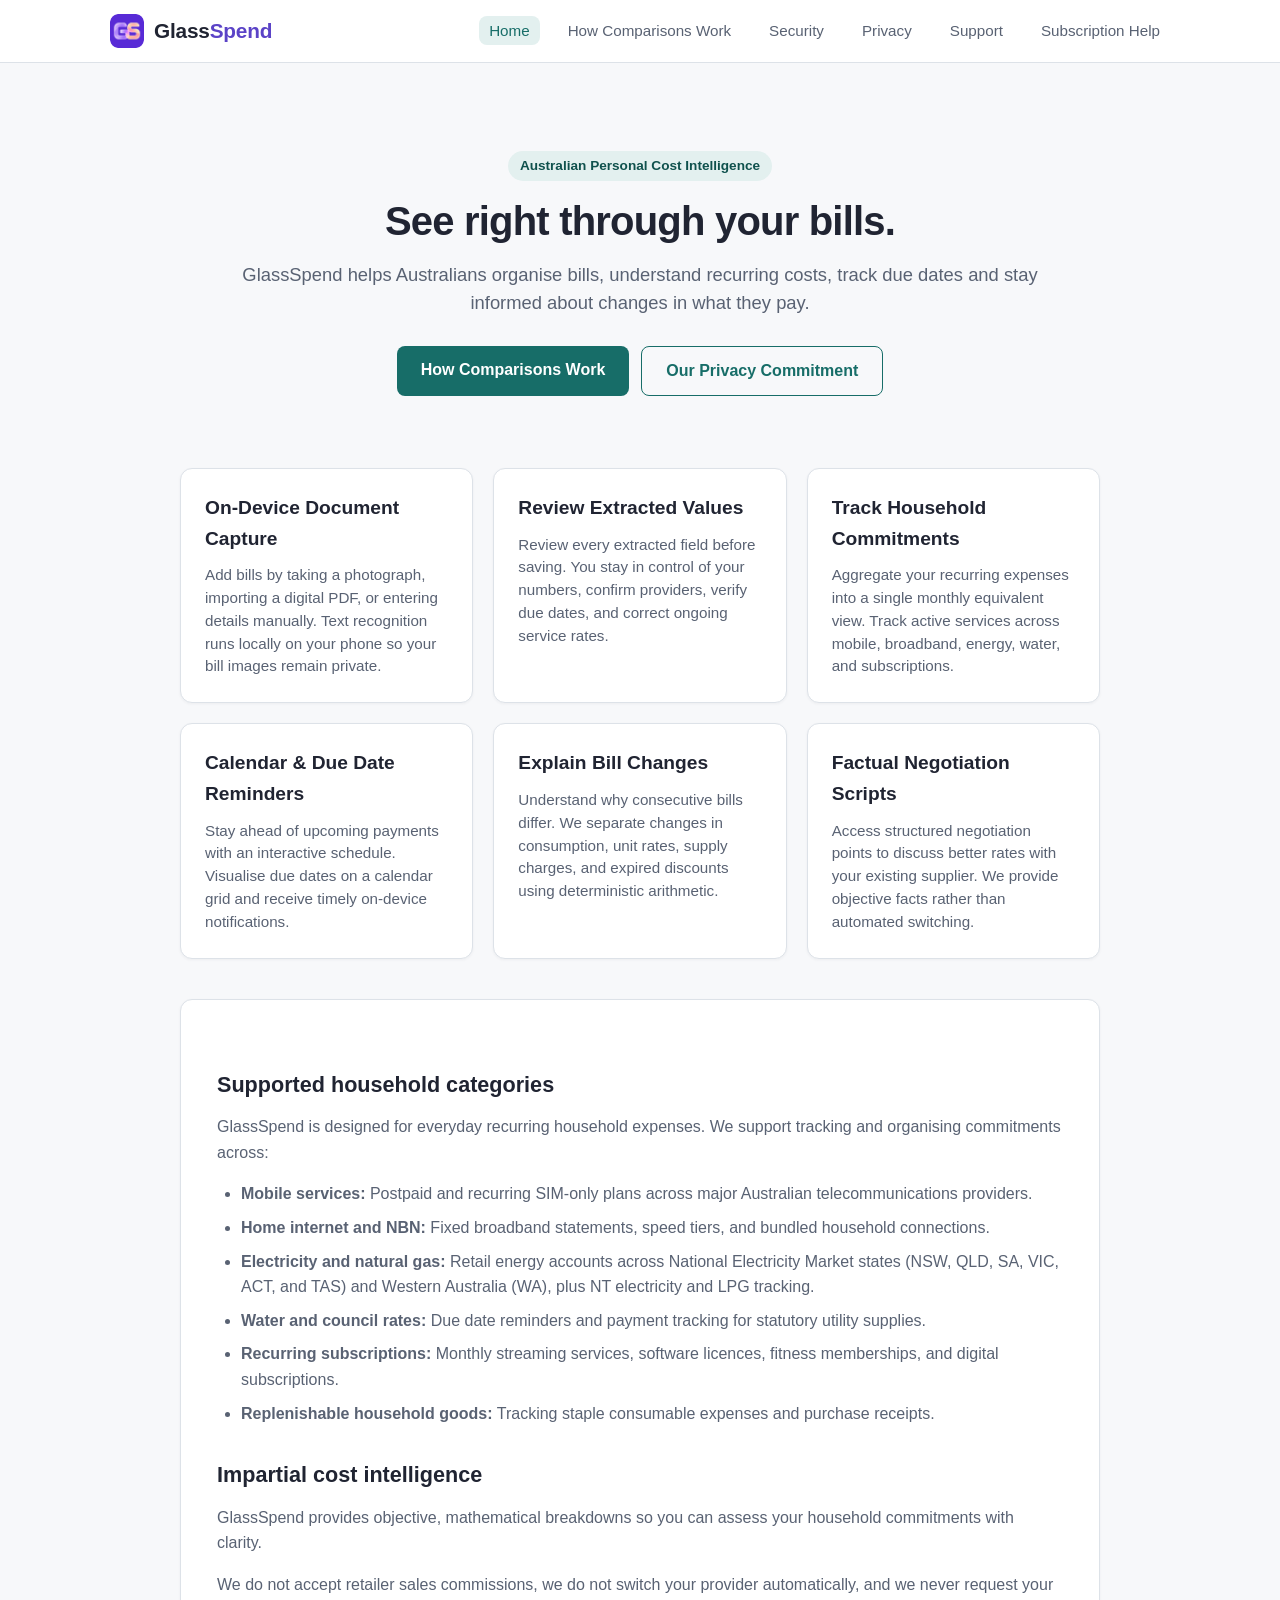
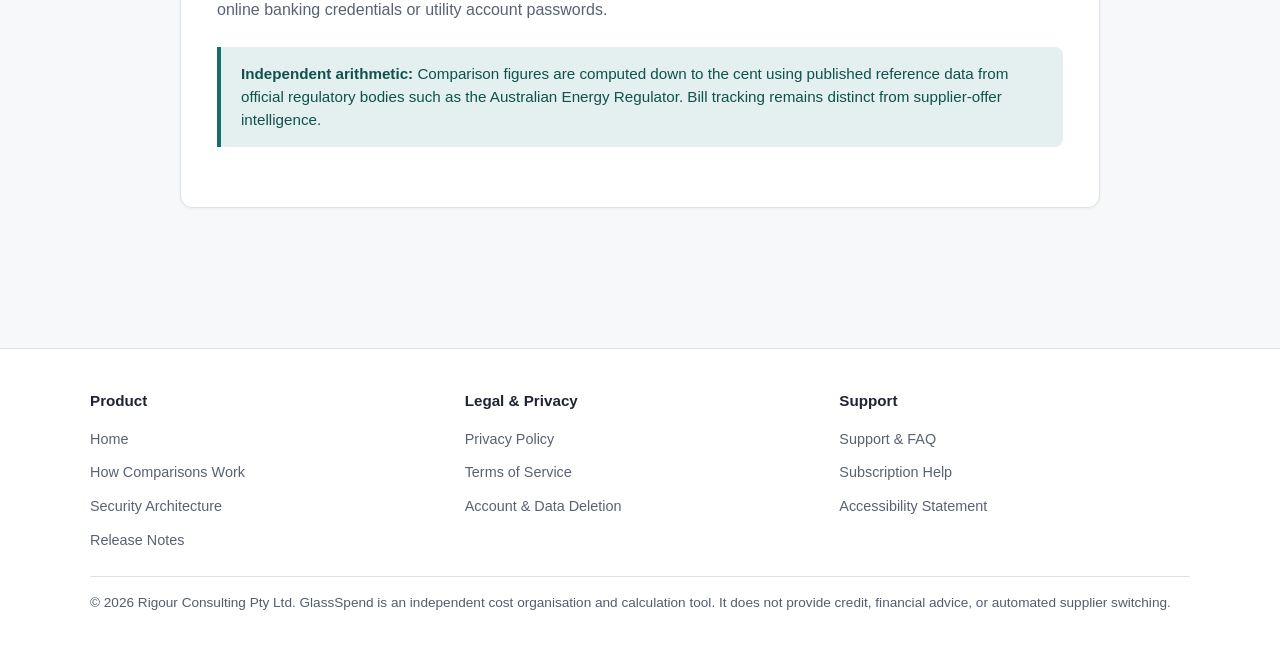
<file: index.html>
<!DOCTYPE html>
<html lang="en-AU">
<head>
  <meta charset="utf-8">
  <meta name="viewport" content="width=device-width, initial-scale=1.0">
  <title>GlassSpend | See right through your bills</title>
  <meta name="description" content="GlassSpend helps Australians organise bills, understand recurring costs, track due dates and stay informed about changes in what they pay.">
  <link rel="canonical" href="https://rigourconsulting.github.io/glassspend-public/">
  <link rel="stylesheet" href="assets/css/style.css">
  <link rel="icon" type="image/png" href="assets/img/glassspend_icon.png">
</head>
<body>
  <header class="site-header">
    <div class="header-inner">
      <a href="index.html" class="brand-logo" aria-label="GlassSpend Home">
        <img src="assets/img/glassspend_icon.png" alt="GlassSpend icon">
        <span class="brand-name"><span class="brand-glass">Glass</span><span class="brand-spend">Spend</span></span>
      </a>
      <nav class="main-nav" aria-label="Main navigation">
        <ul>
          <li><a href="index.html" class="active">Home</a></li>
          <li><a href="how-comparisons-work.html">How Comparisons Work</a></li>
          <li><a href="security.html">Security</a></li>
          <li><a href="privacy.html">Privacy</a></li>
          <li><a href="support.html">Support</a></li>
          <li><a href="subscription-help.html">Subscription Help</a></li>
        </ul>
      </nav>
    </div>
  </header>

  <main class="site-main">
    <section class="hero">
      <span class="badge-tag">Australian Personal Cost Intelligence</span>
      <h1>See right through your bills.</h1>
      <p class="tagline">GlassSpend helps Australians organise bills, understand recurring costs, track due dates and stay informed about changes in what they pay.</p>
      <div style="display: flex; gap: 12px; justify-content: center; flex-wrap: wrap;">
        <a href="how-comparisons-work.html" class="btn">How Comparisons Work</a>
        <a href="privacy.html" class="btn btn-secondary">Our Privacy Commitment</a>
      </div>
    </section>

    <div class="cards-grid">
      <div class="card">
        <h3>On-Device Document Capture</h3>
        <p>Add bills by taking a photograph, importing a digital PDF, or entering details manually. Text recognition runs locally on your phone so your bill images remain private.</p>
      </div>
      <div class="card">
        <h3>Review Extracted Values</h3>
        <p>Review every extracted field before saving. You stay in control of your numbers, confirm providers, verify due dates, and correct ongoing service rates.</p>
      </div>
      <div class="card">
        <h3>Track Household Commitments</h3>
        <p>Aggregate your recurring expenses into a single monthly equivalent view. Track active services across mobile, broadband, energy, water, and subscriptions.</p>
      </div>
      <div class="card">
        <h3>Calendar &amp; Due Date Reminders</h3>
        <p>Stay ahead of upcoming payments with an interactive schedule. Visualise due dates on a calendar grid and receive timely on-device notifications.</p>
      </div>
      <div class="card">
        <h3>Explain Bill Changes</h3>
        <p>Understand why consecutive bills differ. We separate changes in consumption, unit rates, supply charges, and expired discounts using deterministic arithmetic.</p>
      </div>
      <div class="card">
        <h3>Factual Negotiation Scripts</h3>
        <p>Access structured negotiation points to discuss better rates with your existing supplier. We provide objective facts rather than automated switching.</p>
      </div>
    </div>

    <section class="content-section" style="margin-top: 40px;">
      <h2>Supported household categories</h2>
      <p>GlassSpend is designed for everyday recurring household expenses. We support tracking and organising commitments across:</p>
      <ul>
        <li><strong>Mobile services:</strong> Postpaid and recurring SIM-only plans across major Australian telecommunications providers.</li>
        <li><strong>Home internet and NBN:</strong> Fixed broadband statements, speed tiers, and bundled household connections.</li>
        <li><strong>Electricity and natural gas:</strong> Retail energy accounts across National Electricity Market states (NSW, QLD, SA, VIC, ACT, and TAS) and Western Australia (WA), plus NT electricity and LPG tracking.</li>
        <li><strong>Water and council rates:</strong> Due date reminders and payment tracking for statutory utility supplies.</li>
        <li><strong>Recurring subscriptions:</strong> Monthly streaming services, software licences, fitness memberships, and digital subscriptions.</li>
        <li><strong>Replenishable household goods:</strong> Tracking staple consumable expenses and purchase receipts.</li>
      </ul>

      <h2>Impartial cost intelligence</h2>
      <p>GlassSpend provides objective, mathematical breakdowns so you can assess your household commitments with clarity.</p>
      <p>We do not accept retailer sales commissions, we do not switch your provider automatically, and we never request your online banking credentials or utility account passwords.</p>
      <div class="callout">
        <p><strong>Independent arithmetic:</strong> Comparison figures are computed down to the cent using published reference data from official regulatory bodies such as the Australian Energy Regulator. Bill tracking remains distinct from supplier-offer intelligence.</p>
      </div>
    </section>
  </main>

  <footer class="site-footer">
    <div class="footer-inner">
      <div class="footer-nav-grid">
        <div class="footer-col">
          <h4>Product</h4>
          <ul>
            <li><a href="index.html">Home</a></li>
            <li><a href="how-comparisons-work.html">How Comparisons Work</a></li>
            <li><a href="security.html">Security Architecture</a></li>
            <li><a href="release-notes.html">Release Notes</a></li>
          </ul>
        </div>
        <div class="footer-col">
          <h4>Legal &amp; Privacy</h4>
          <ul>
            <li><a href="privacy.html">Privacy Policy</a></li>
            <li><a href="terms.html">Terms of Service</a></li>
            <li><a href="delete-data.html">Account &amp; Data Deletion</a></li>
          </ul>
        </div>
        <div class="footer-col">
          <h4>Support</h4>
          <ul>
            <li><a href="support.html">Support &amp; FAQ</a></li>
            <li><a href="subscription-help.html">Subscription Help</a></li>
            <li><a href="accessibility.html">Accessibility Statement</a></li>
          </ul>
        </div>
      </div>
      <div class="footer-disclaimer">
        <p>&copy; 2026 Rigour Consulting Pty Ltd. GlassSpend is an independent cost organisation and calculation tool. It does not provide credit, financial advice, or automated supplier switching.</p>
      </div>
    </div>
  </footer>
</body>
</html>
</file>
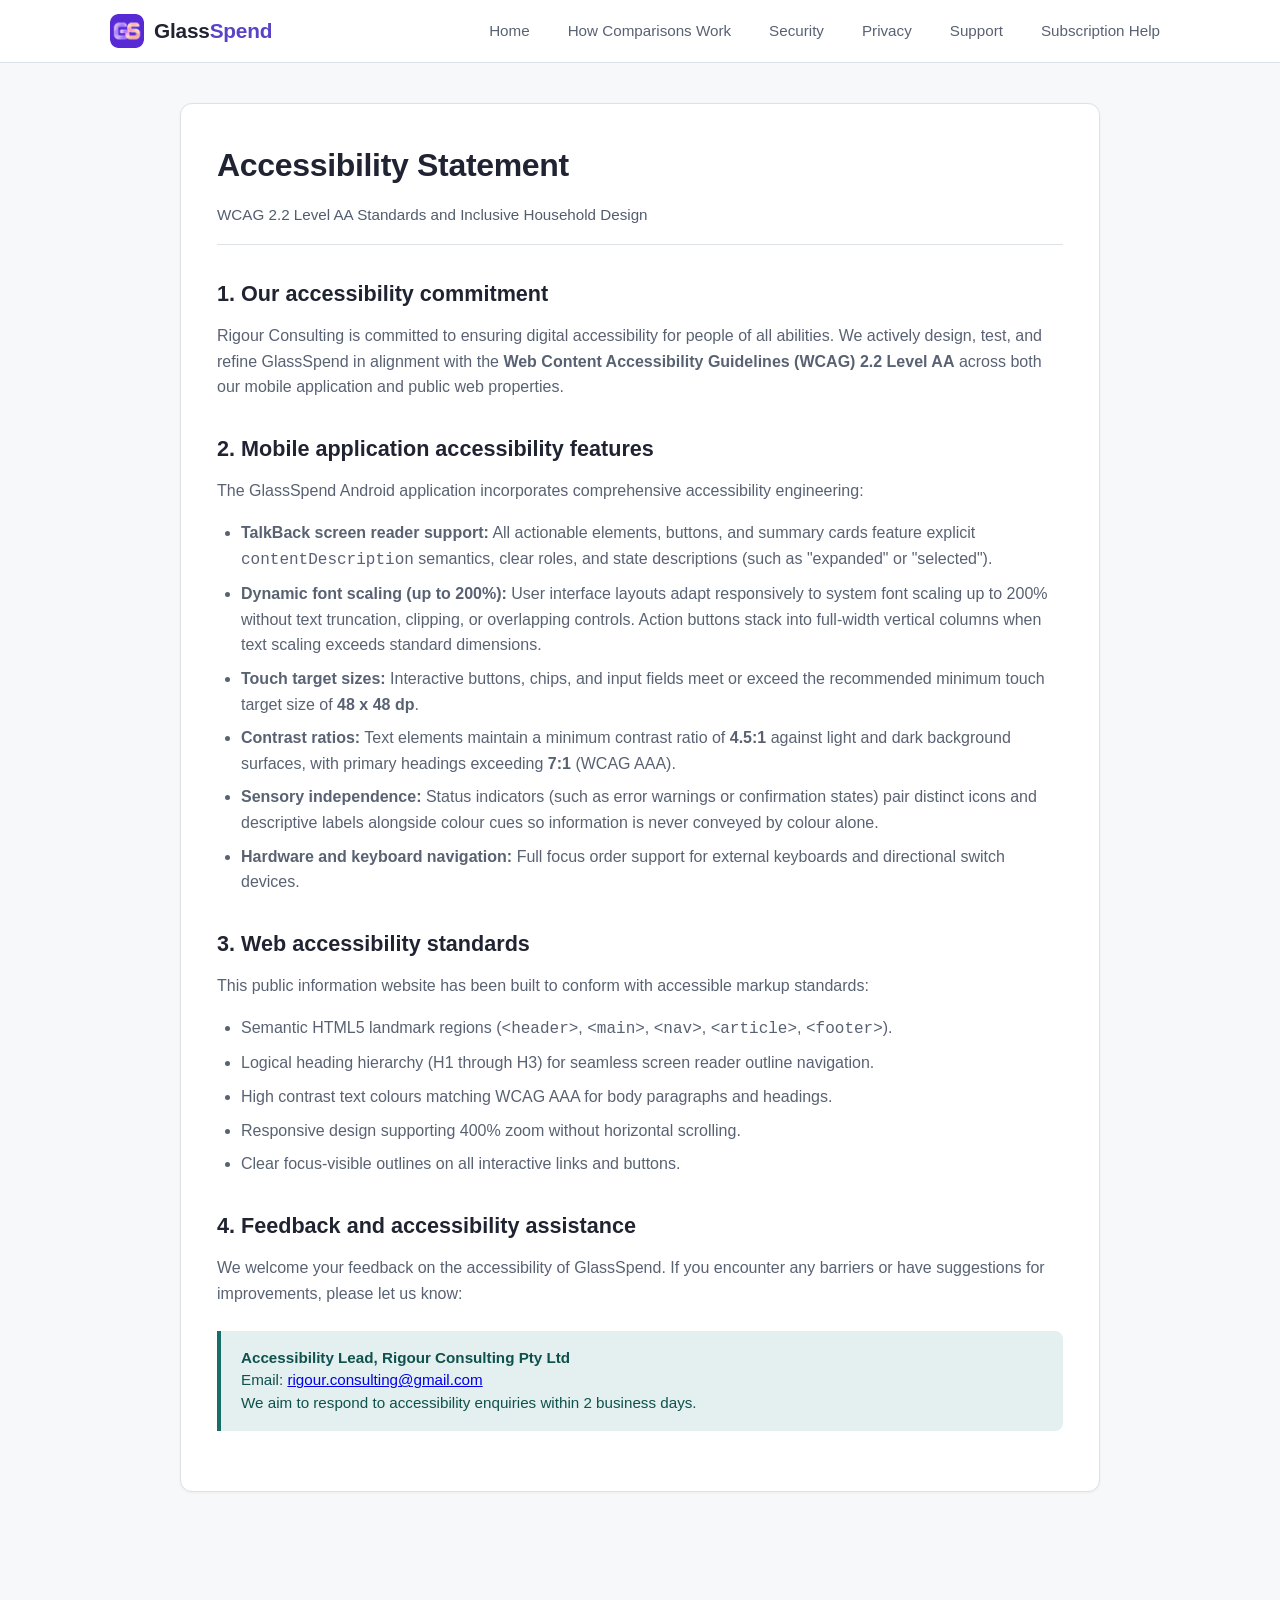
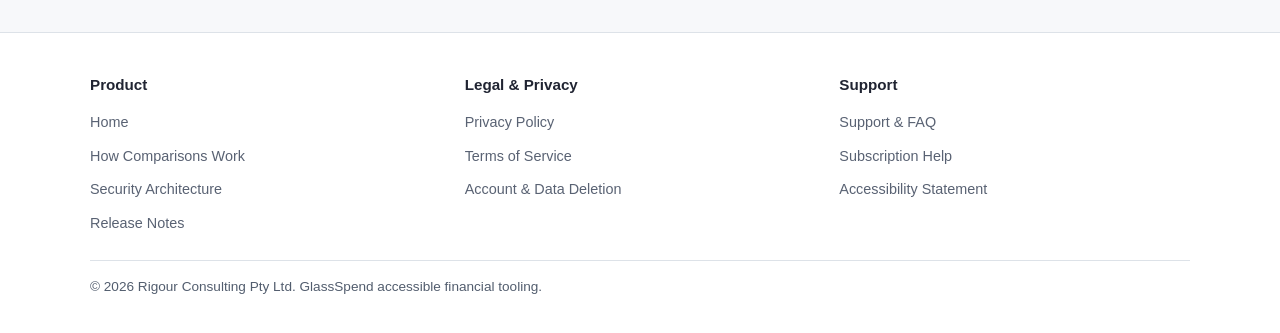
<file: accessibility.html>
<!DOCTYPE html>
<html lang="en-AU">
<head>
  <meta charset="utf-8">
  <meta name="viewport" content="width=device-width, initial-scale=1.0">
  <title>Accessibility Statement | GlassSpend</title>
  <meta name="description" content="GlassSpend Accessibility Statement. Committed to WCAG 2.2 AA standards, Android TalkBack support, 200% font scaling, and high-contrast inclusive design.">
  <link rel="canonical" href="https://rigourconsulting.github.io/glassspend-public/accessibility.html">
  <link rel="stylesheet" href="assets/css/style.css">
  <link rel="icon" type="image/png" href="assets/img/glassspend_icon.png">
</head>
<body>
  <header class="site-header">
    <div class="header-inner">
      <a href="index.html" class="brand-logo" aria-label="GlassSpend Home">
        <img src="assets/img/glassspend_icon.png" alt="GlassSpend icon">
        <span class="brand-name"><span class="brand-glass">Glass</span><span class="brand-spend">Spend</span></span>
      </a>
      <nav class="main-nav" aria-label="Main navigation">
        <ul>
          <li><a href="index.html">Home</a></li>
          <li><a href="how-comparisons-work.html">How Comparisons Work</a></li>
          <li><a href="security.html">Security</a></li>
          <li><a href="privacy.html">Privacy</a></li>
          <li><a href="support.html">Support</a></li>
          <li><a href="subscription-help.html">Subscription Help</a></li>
        </ul>
      </nav>
    </div>
  </header>

  <main class="site-main">
    <article class="content-section">
      <h1>Accessibility Statement</h1>
      <p class="subtitle">WCAG 2.2 Level AA Standards and Inclusive Household Design</p>

      <h2>1. Our accessibility commitment</h2>
      <p>Rigour Consulting is committed to ensuring digital accessibility for people of all abilities. We actively design, test, and refine GlassSpend in alignment with the <strong>Web Content Accessibility Guidelines (WCAG) 2.2 Level AA</strong> across both our mobile application and public web properties.</p>

      <h2>2. Mobile application accessibility features</h2>
      <p>The GlassSpend Android application incorporates comprehensive accessibility engineering:</p>
      <ul>
        <li><strong>TalkBack screen reader support:</strong> All actionable elements, buttons, and summary cards feature explicit <code>contentDescription</code> semantics, clear roles, and state descriptions (such as "expanded" or "selected").</li>
        <li><strong>Dynamic font scaling (up to 200%):</strong> User interface layouts adapt responsively to system font scaling up to 200% without text truncation, clipping, or overlapping controls. Action buttons stack into full-width vertical columns when text scaling exceeds standard dimensions.</li>
        <li><strong>Touch target sizes:</strong> Interactive buttons, chips, and input fields meet or exceed the recommended minimum touch target size of <strong>48 x 48 dp</strong>.</li>
        <li><strong>Contrast ratios:</strong> Text elements maintain a minimum contrast ratio of <strong>4.5:1</strong> against light and dark background surfaces, with primary headings exceeding <strong>7:1</strong> (WCAG AAA).</li>
        <li><strong>Sensory independence:</strong> Status indicators (such as error warnings or confirmation states) pair distinct icons and descriptive labels alongside colour cues so information is never conveyed by colour alone.</li>
        <li><strong>Hardware and keyboard navigation:</strong> Full focus order support for external keyboards and directional switch devices.</li>
      </ul>

      <h2>3. Web accessibility standards</h2>
      <p>This public information website has been built to conform with accessible markup standards:</p>
      <ul>
        <li>Semantic HTML5 landmark regions (<code>&lt;header&gt;</code>, <code>&lt;main&gt;</code>, <code>&lt;nav&gt;</code>, <code>&lt;article&gt;</code>, <code>&lt;footer&gt;</code>).</li>
        <li>Logical heading hierarchy (H1 through H3) for seamless screen reader outline navigation.</li>
        <li>High contrast text colours matching WCAG AAA for body paragraphs and headings.</li>
        <li>Responsive design supporting 400% zoom without horizontal scrolling.</li>
        <li>Clear focus-visible outlines on all interactive links and buttons.</li>
      </ul>

      <h2>4. Feedback and accessibility assistance</h2>
      <p>We welcome your feedback on the accessibility of GlassSpend. If you encounter any barriers or have suggestions for improvements, please let us know:</p>
      <div class="callout">
        <p><strong>Accessibility Lead, Rigour Consulting Pty Ltd</strong><br>
        Email: <a href="mailto:rigour.consulting@gmail.com">rigour.consulting@gmail.com</a><br>
        We aim to respond to accessibility enquiries within 2 business days.</p>
      </div>
    </article>
  </main>

  <footer class="site-footer">
    <div class="footer-inner">
      <div class="footer-nav-grid">
        <div class="footer-col">
          <h4>Product</h4>
          <ul>
            <li><a href="index.html">Home</a></li>
            <li><a href="how-comparisons-work.html">How Comparisons Work</a></li>
            <li><a href="security.html">Security Architecture</a></li>
            <li><a href="release-notes.html">Release Notes</a></li>
          </ul>
        </div>
        <div class="footer-col">
          <h4>Legal &amp; Privacy</h4>
          <ul>
            <li><a href="privacy.html">Privacy Policy</a></li>
            <li><a href="terms.html">Terms of Service</a></li>
            <li><a href="delete-data.html">Account &amp; Data Deletion</a></li>
          </ul>
        </div>
        <div class="footer-col">
          <h4>Support</h4>
          <ul>
            <li><a href="support.html">Support &amp; FAQ</a></li>
            <li><a href="subscription-help.html">Subscription Help</a></li>
            <li><a href="accessibility.html">Accessibility Statement</a></li>
          </ul>
        </div>
      </div>
      <div class="footer-disclaimer">
        <p>&copy; 2026 Rigour Consulting Pty Ltd. GlassSpend accessible financial tooling.</p>
      </div>
    </div>
  </footer>
</body>
</html>
</file>
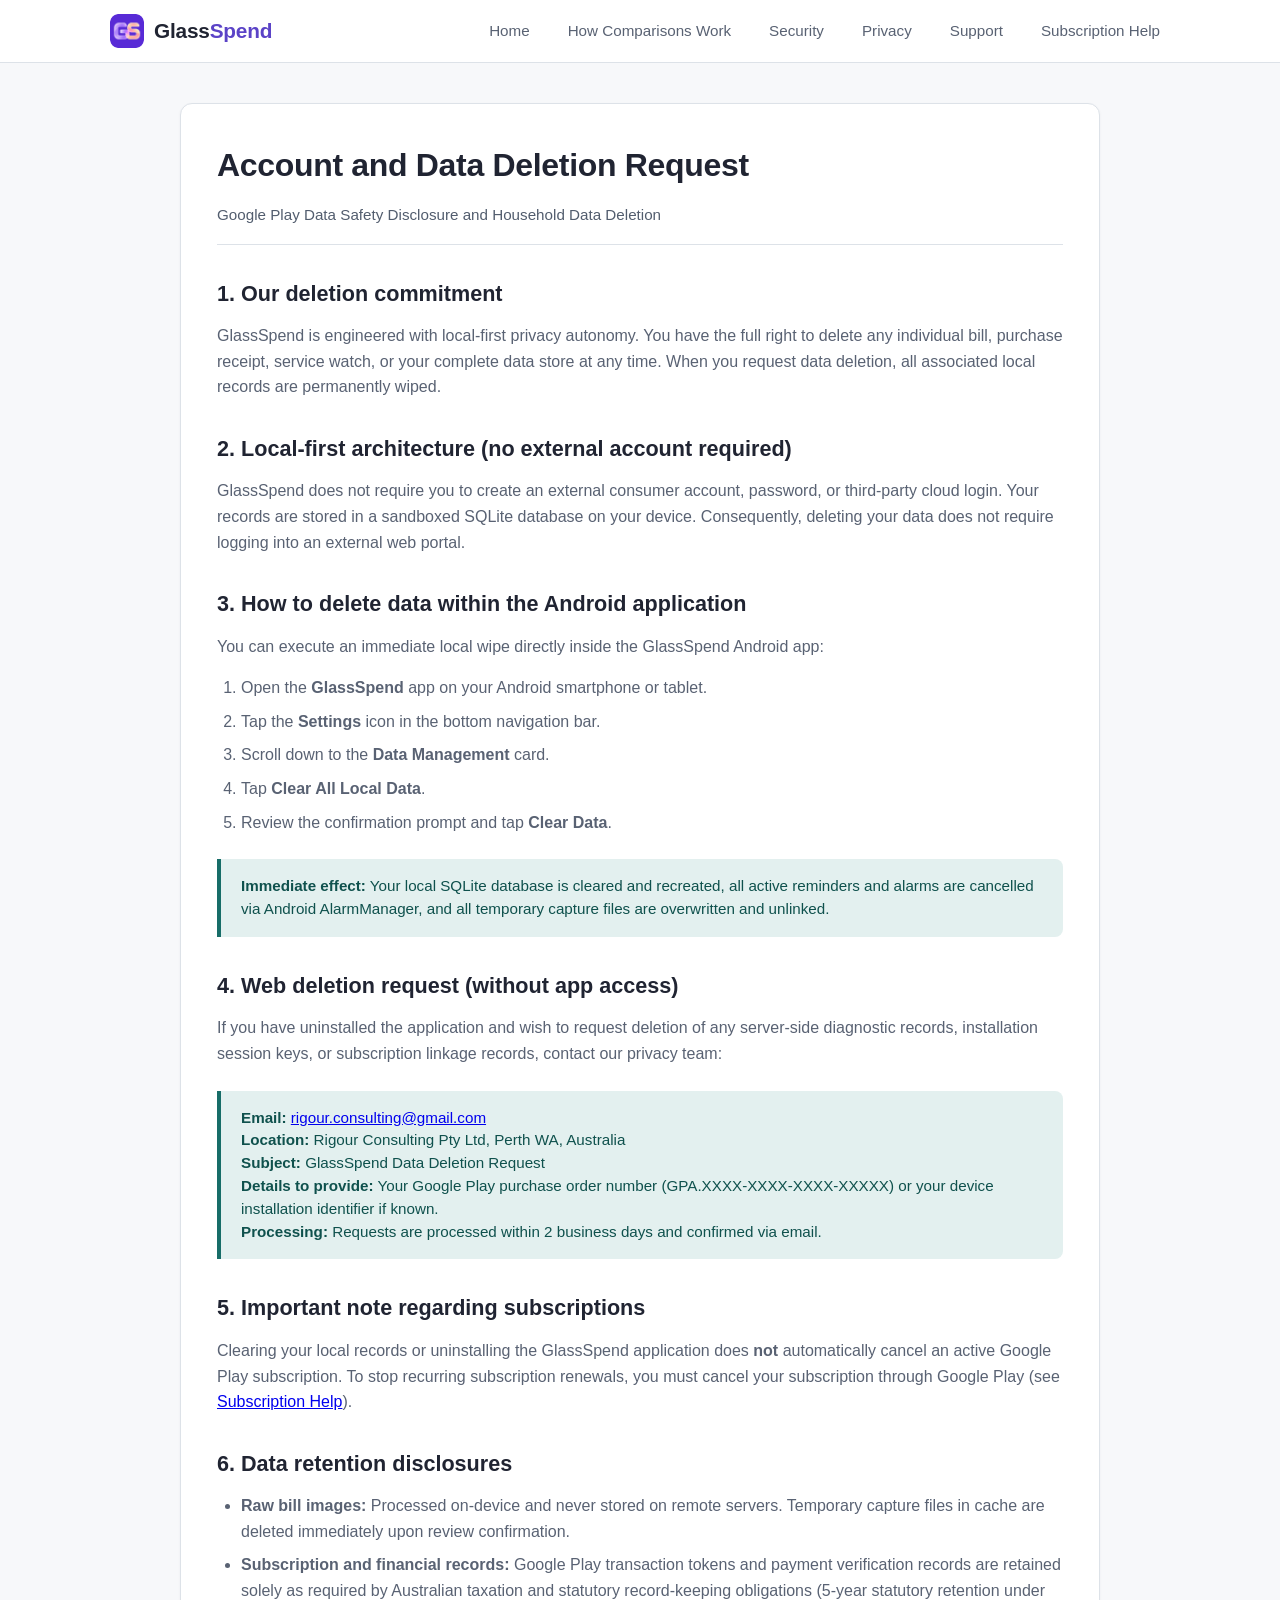
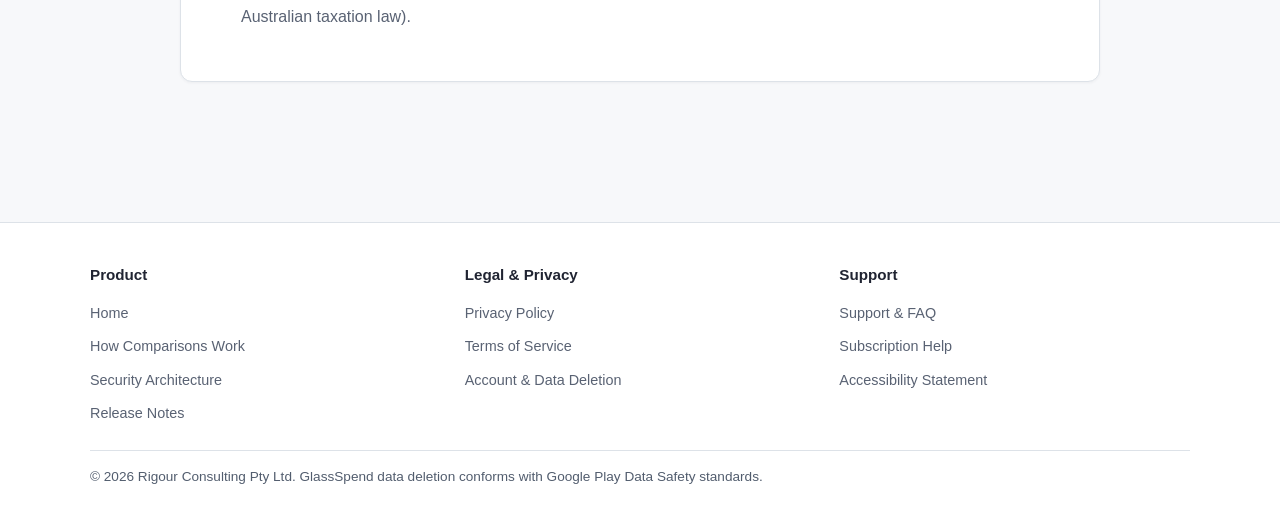
<file: delete-data.html>
<!DOCTYPE html>
<html lang="en-AU">
<head>
  <meta charset="utf-8">
  <meta name="viewport" content="width=device-width, initial-scale=1.0">
  <title>Account and Data Deletion | GlassSpend</title>
  <meta name="description" content="Step-by-step instructions for deleting your GlassSpend data and wiping stored household records, meeting Google Play Data Safety requirements.">
  <link rel="canonical" href="https://rigourconsulting.github.io/glassspend-public/delete-data.html">
  <link rel="stylesheet" href="assets/css/style.css">
  <link rel="icon" type="image/png" href="assets/img/glassspend_icon.png">
</head>
<body>
  <header class="site-header">
    <div class="header-inner">
      <a href="index.html" class="brand-logo" aria-label="GlassSpend Home">
        <img src="assets/img/glassspend_icon.png" alt="GlassSpend icon">
        <span class="brand-name"><span class="brand-glass">Glass</span><span class="brand-spend">Spend</span></span>
      </a>
      <nav class="main-nav" aria-label="Main navigation">
        <ul>
          <li><a href="index.html">Home</a></li>
          <li><a href="how-comparisons-work.html">How Comparisons Work</a></li>
          <li><a href="security.html">Security</a></li>
          <li><a href="privacy.html">Privacy</a></li>
          <li><a href="support.html">Support</a></li>
          <li><a href="subscription-help.html">Subscription Help</a></li>
        </ul>
      </nav>
    </div>
  </header>

  <main class="site-main">
    <article class="content-section">
      <h1>Account and Data Deletion Request</h1>
      <p class="subtitle">Google Play Data Safety Disclosure and Household Data Deletion</p>

      <h2>1. Our deletion commitment</h2>
      <p>GlassSpend is engineered with local-first privacy autonomy. You have the full right to delete any individual bill, purchase receipt, service watch, or your complete data store at any time. When you request data deletion, all associated local records are permanently wiped.</p>

      <h2>2. Local-first architecture (no external account required)</h2>
      <p>GlassSpend does not require you to create an external consumer account, password, or third-party cloud login. Your records are stored in a sandboxed SQLite database on your device. Consequently, deleting your data does not require logging into an external web portal.</p>

      <h2>3. How to delete data within the Android application</h2>
      <p>You can execute an immediate local wipe directly inside the GlassSpend Android app:</p>
      <ol>
        <li>Open the <strong>GlassSpend</strong> app on your Android smartphone or tablet.</li>
        <li>Tap the <strong>Settings</strong> icon in the bottom navigation bar.</li>
        <li>Scroll down to the <strong>Data Management</strong> card.</li>
        <li>Tap <strong>Clear All Local Data</strong>.</li>
        <li>Review the confirmation prompt and tap <strong>Clear Data</strong>.</li>
      </ol>
      <div class="callout">
        <p><strong>Immediate effect:</strong> Your local SQLite database is cleared and recreated, all active reminders and alarms are cancelled via Android AlarmManager, and all temporary capture files are overwritten and unlinked.</p>
      </div>

      <h2>4. Web deletion request (without app access)</h2>
      <p>If you have uninstalled the application and wish to request deletion of any server-side diagnostic records, installation session keys, or subscription linkage records, contact our privacy team:</p>
      <div class="callout">
        <p><strong>Email:</strong> <a href="mailto:rigour.consulting@gmail.com">rigour.consulting@gmail.com</a><br>
        <strong>Location:</strong> Rigour Consulting Pty Ltd, Perth WA, Australia<br>
        <strong>Subject:</strong> GlassSpend Data Deletion Request<br>
        <strong>Details to provide:</strong> Your Google Play purchase order number (GPA.XXXX-XXXX-XXXX-XXXXX) or your device installation identifier if known.<br>
        <strong>Processing:</strong> Requests are processed within 2 business days and confirmed via email.</p>
      </div>

      <h2>5. Important note regarding subscriptions</h2>
      <p>Clearing your local records or uninstalling the GlassSpend application does <strong>not</strong> automatically cancel an active Google Play subscription. To stop recurring subscription renewals, you must cancel your subscription through Google Play (see <a href="subscription-help.html">Subscription Help</a>).</p>

      <h2>6. Data retention disclosures</h2>
      <ul>
        <li><strong>Raw bill images:</strong> Processed on-device and never stored on remote servers. Temporary capture files in cache are deleted immediately upon review confirmation.</li>
        <li><strong>Subscription and financial records:</strong> Google Play transaction tokens and payment verification records are retained solely as required by Australian taxation and statutory record-keeping obligations (5-year statutory retention under Australian taxation law).</li>
      </ul>
    </article>
  </main>

  <footer class="site-footer">
    <div class="footer-inner">
      <div class="footer-nav-grid">
        <div class="footer-col">
          <h4>Product</h4>
          <ul>
            <li><a href="index.html">Home</a></li>
            <li><a href="how-comparisons-work.html">How Comparisons Work</a></li>
            <li><a href="security.html">Security Architecture</a></li>
            <li><a href="release-notes.html">Release Notes</a></li>
          </ul>
        </div>
        <div class="footer-col">
          <h4>Legal &amp; Privacy</h4>
          <ul>
            <li><a href="privacy.html">Privacy Policy</a></li>
            <li><a href="terms.html">Terms of Service</a></li>
            <li><a href="delete-data.html">Account &amp; Data Deletion</a></li>
          </ul>
        </div>
        <div class="footer-col">
          <h4>Support</h4>
          <ul>
            <li><a href="support.html">Support &amp; FAQ</a></li>
            <li><a href="subscription-help.html">Subscription Help</a></li>
            <li><a href="accessibility.html">Accessibility Statement</a></li>
          </ul>
        </div>
      </div>
      <div class="footer-disclaimer">
        <p>&copy; 2026 Rigour Consulting Pty Ltd. GlassSpend data deletion conforms with Google Play Data Safety standards.</p>
      </div>
    </div>
  </footer>
</body>
</html>
</file>
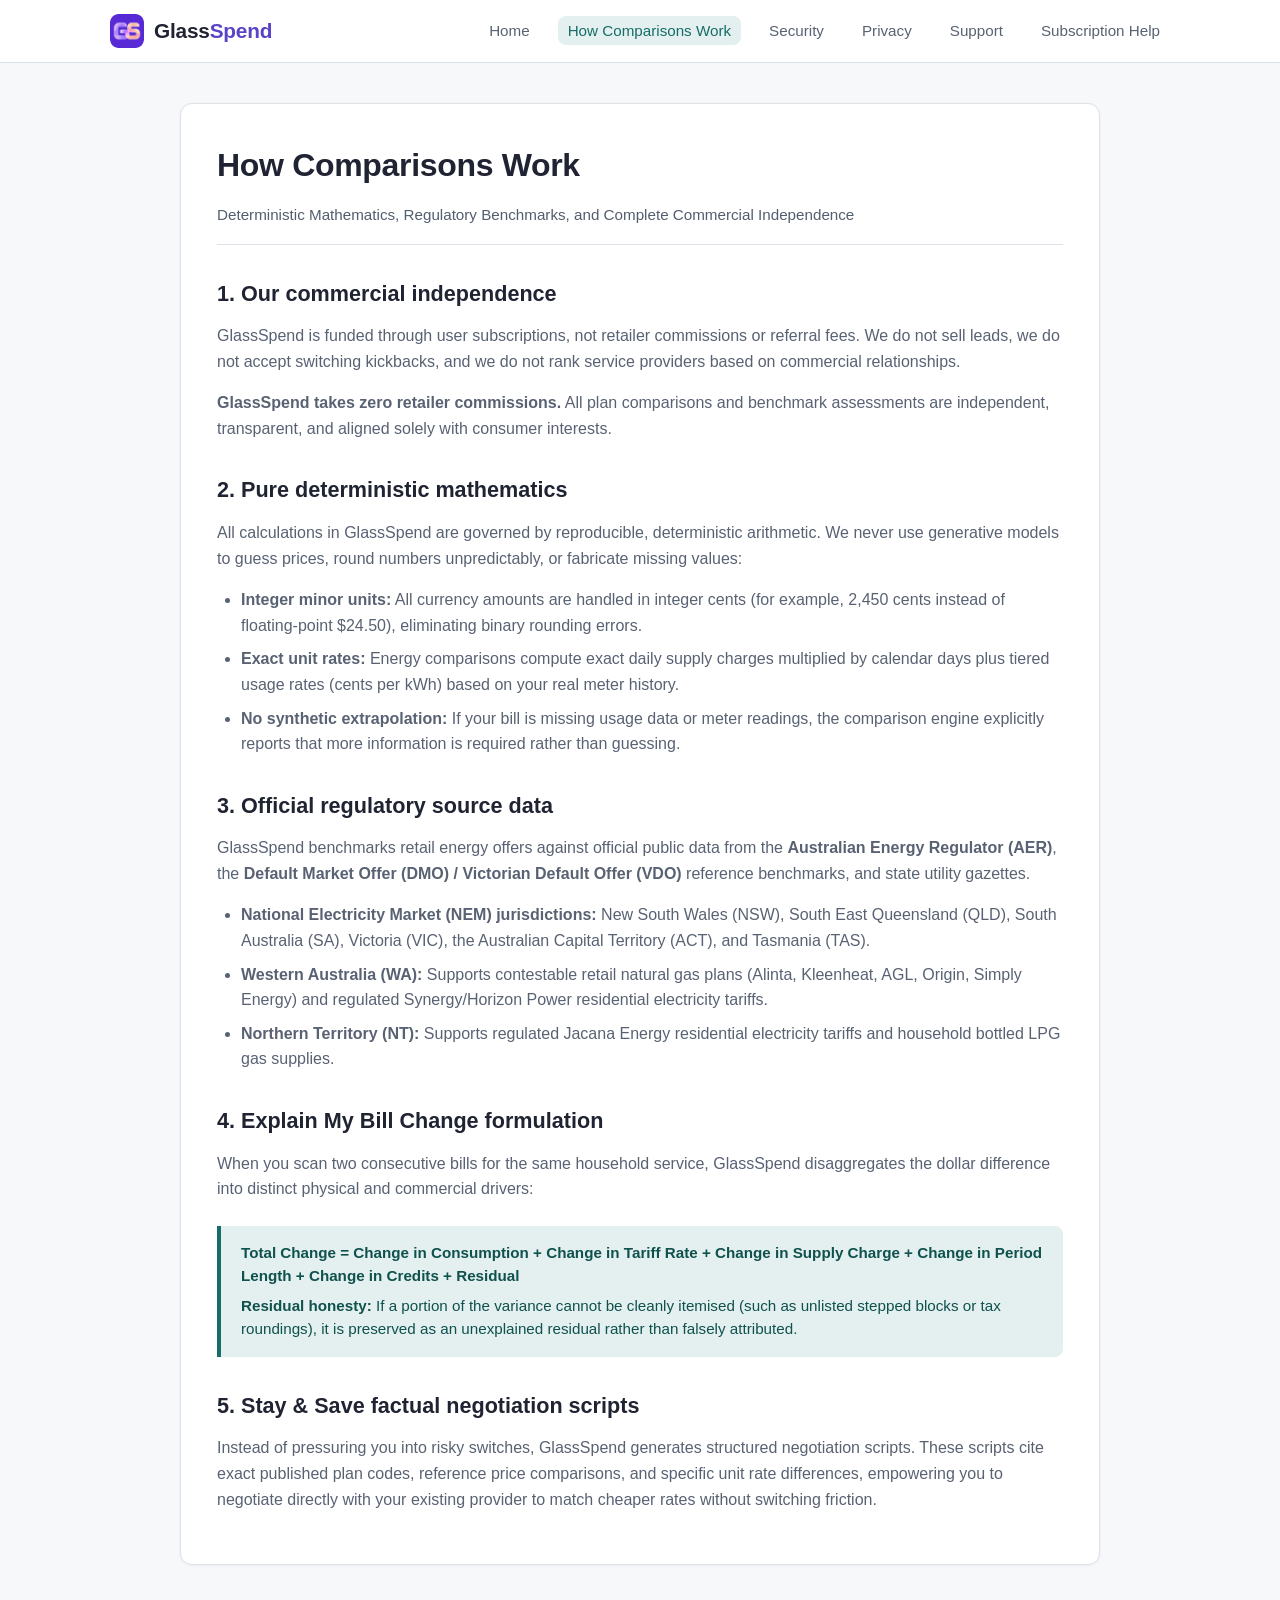
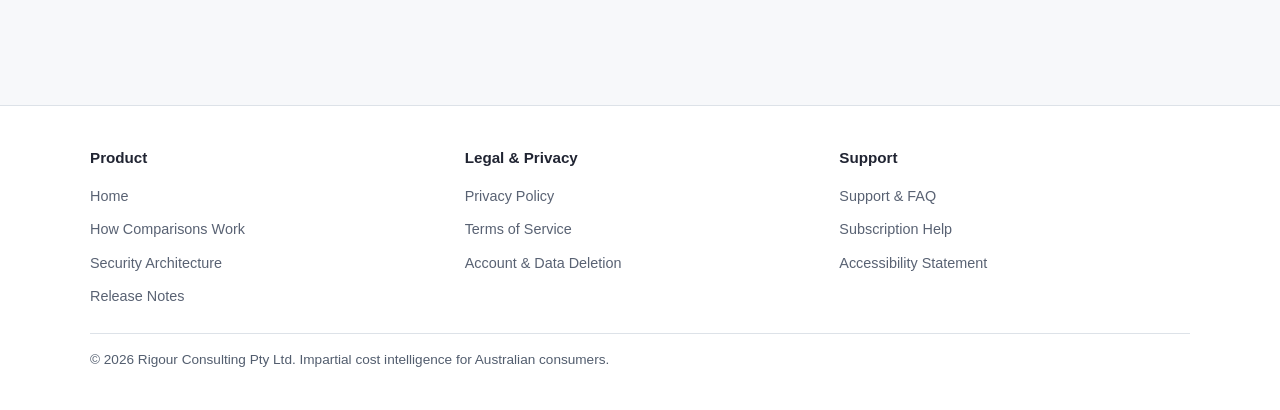
<file: how-comparisons-work.html>
<!DOCTYPE html>
<html lang="en-AU">
<head>
  <meta charset="utf-8">
  <meta name="viewport" content="width=device-width, initial-scale=1.0">
  <title>How Comparisons Work | GlassSpend</title>
  <meta name="description" content="Discover how GlassSpend calculates bill comparisons using deterministic maths, official AER reference data, and zero commercial retailer bias.">
  <link rel="canonical" href="https://rigourconsulting.github.io/glassspend-public/how-comparisons-work.html">
  <link rel="stylesheet" href="assets/css/style.css">
  <link rel="icon" type="image/png" href="assets/img/glassspend_icon.png">
</head>
<body>
  <header class="site-header">
    <div class="header-inner">
      <a href="index.html" class="brand-logo" aria-label="GlassSpend Home">
        <img src="assets/img/glassspend_icon.png" alt="GlassSpend icon">
        <span class="brand-name"><span class="brand-glass">Glass</span><span class="brand-spend">Spend</span></span>
      </a>
      <nav class="main-nav" aria-label="Main navigation">
        <ul>
          <li><a href="index.html">Home</a></li>
          <li><a href="how-comparisons-work.html" class="active">How Comparisons Work</a></li>
          <li><a href="security.html">Security</a></li>
          <li><a href="privacy.html">Privacy</a></li>
          <li><a href="support.html">Support</a></li>
          <li><a href="subscription-help.html">Subscription Help</a></li>
        </ul>
      </nav>
    </div>
  </header>

  <main class="site-main">
    <article class="content-section">
      <h1>How Comparisons Work</h1>
      <p class="subtitle">Deterministic Mathematics, Regulatory Benchmarks, and Complete Commercial Independence</p>

      <h2>1. Our commercial independence</h2>
      <p>GlassSpend is funded through user subscriptions, not retailer commissions or referral fees. We do not sell leads, we do not accept switching kickbacks, and we do not rank service providers based on commercial relationships.</p>
      <p><strong>GlassSpend takes zero retailer commissions.</strong> All plan comparisons and benchmark assessments are independent, transparent, and aligned solely with consumer interests.</p>

      <h2>2. Pure deterministic mathematics</h2>
      <p>All calculations in GlassSpend are governed by reproducible, deterministic arithmetic. We never use generative models to guess prices, round numbers unpredictably, or fabricate missing values:</p>
      <ul>
        <li><strong>Integer minor units:</strong> All currency amounts are handled in integer cents (for example, 2,450 cents instead of floating-point $24.50), eliminating binary rounding errors.</li>
        <li><strong>Exact unit rates:</strong> Energy comparisons compute exact daily supply charges multiplied by calendar days plus tiered usage rates (cents per kWh) based on your real meter history.</li>
        <li><strong>No synthetic extrapolation:</strong> If your bill is missing usage data or meter readings, the comparison engine explicitly reports that more information is required rather than guessing.</li>
      </ul>

      <h2>3. Official regulatory source data</h2>
      <p>GlassSpend benchmarks retail energy offers against official public data from the <strong>Australian Energy Regulator (AER)</strong>, the <strong>Default Market Offer (DMO) / Victorian Default Offer (VDO)</strong> reference benchmarks, and state utility gazettes.</p>
      <ul>
        <li><strong>National Electricity Market (NEM) jurisdictions:</strong> New South Wales (NSW), South East Queensland (QLD), South Australia (SA), Victoria (VIC), the Australian Capital Territory (ACT), and Tasmania (TAS).</li>
        <li><strong>Western Australia (WA):</strong> Supports contestable retail natural gas plans (Alinta, Kleenheat, AGL, Origin, Simply Energy) and regulated Synergy/Horizon Power residential electricity tariffs.</li>
        <li><strong>Northern Territory (NT):</strong> Supports regulated Jacana Energy residential electricity tariffs and household bottled LPG gas supplies.</li>
      </ul>

      <h2>4. Explain My Bill Change formulation</h2>
      <p>When you scan two consecutive bills for the same household service, GlassSpend disaggregates the dollar difference into distinct physical and commercial drivers:</p>
      <div class="callout">
        <p><strong>Total Change = Change in Consumption + Change in Tariff Rate + Change in Supply Charge + Change in Period Length + Change in Credits + Residual</strong></p>
        <p style="margin-top: 8px;"><strong>Residual honesty:</strong> If a portion of the variance cannot be cleanly itemised (such as unlisted stepped blocks or tax roundings), it is preserved as an unexplained residual rather than falsely attributed.</p>
      </div>

      <h2>5. Stay &amp; Save factual negotiation scripts</h2>
      <p>Instead of pressuring you into risky switches, GlassSpend generates structured negotiation scripts. These scripts cite exact published plan codes, reference price comparisons, and specific unit rate differences, empowering you to negotiate directly with your existing provider to match cheaper rates without switching friction.</p>
    </article>
  </main>

  <footer class="site-footer">
    <div class="footer-inner">
      <div class="footer-nav-grid">
        <div class="footer-col">
          <h4>Product</h4>
          <ul>
            <li><a href="index.html">Home</a></li>
            <li><a href="how-comparisons-work.html">How Comparisons Work</a></li>
            <li><a href="security.html">Security Architecture</a></li>
            <li><a href="release-notes.html">Release Notes</a></li>
          </ul>
        </div>
        <div class="footer-col">
          <h4>Legal &amp; Privacy</h4>
          <ul>
            <li><a href="privacy.html">Privacy Policy</a></li>
            <li><a href="terms.html">Terms of Service</a></li>
            <li><a href="delete-data.html">Account &amp; Data Deletion</a></li>
          </ul>
        </div>
        <div class="footer-col">
          <h4>Support</h4>
          <ul>
            <li><a href="support.html">Support &amp; FAQ</a></li>
            <li><a href="subscription-help.html">Subscription Help</a></li>
            <li><a href="accessibility.html">Accessibility Statement</a></li>
          </ul>
        </div>
      </div>
      <div class="footer-disclaimer">
        <p>&copy; 2026 Rigour Consulting Pty Ltd. Impartial cost intelligence for Australian consumers.</p>
      </div>
    </div>
  </footer>
</body>
</html>
</file>
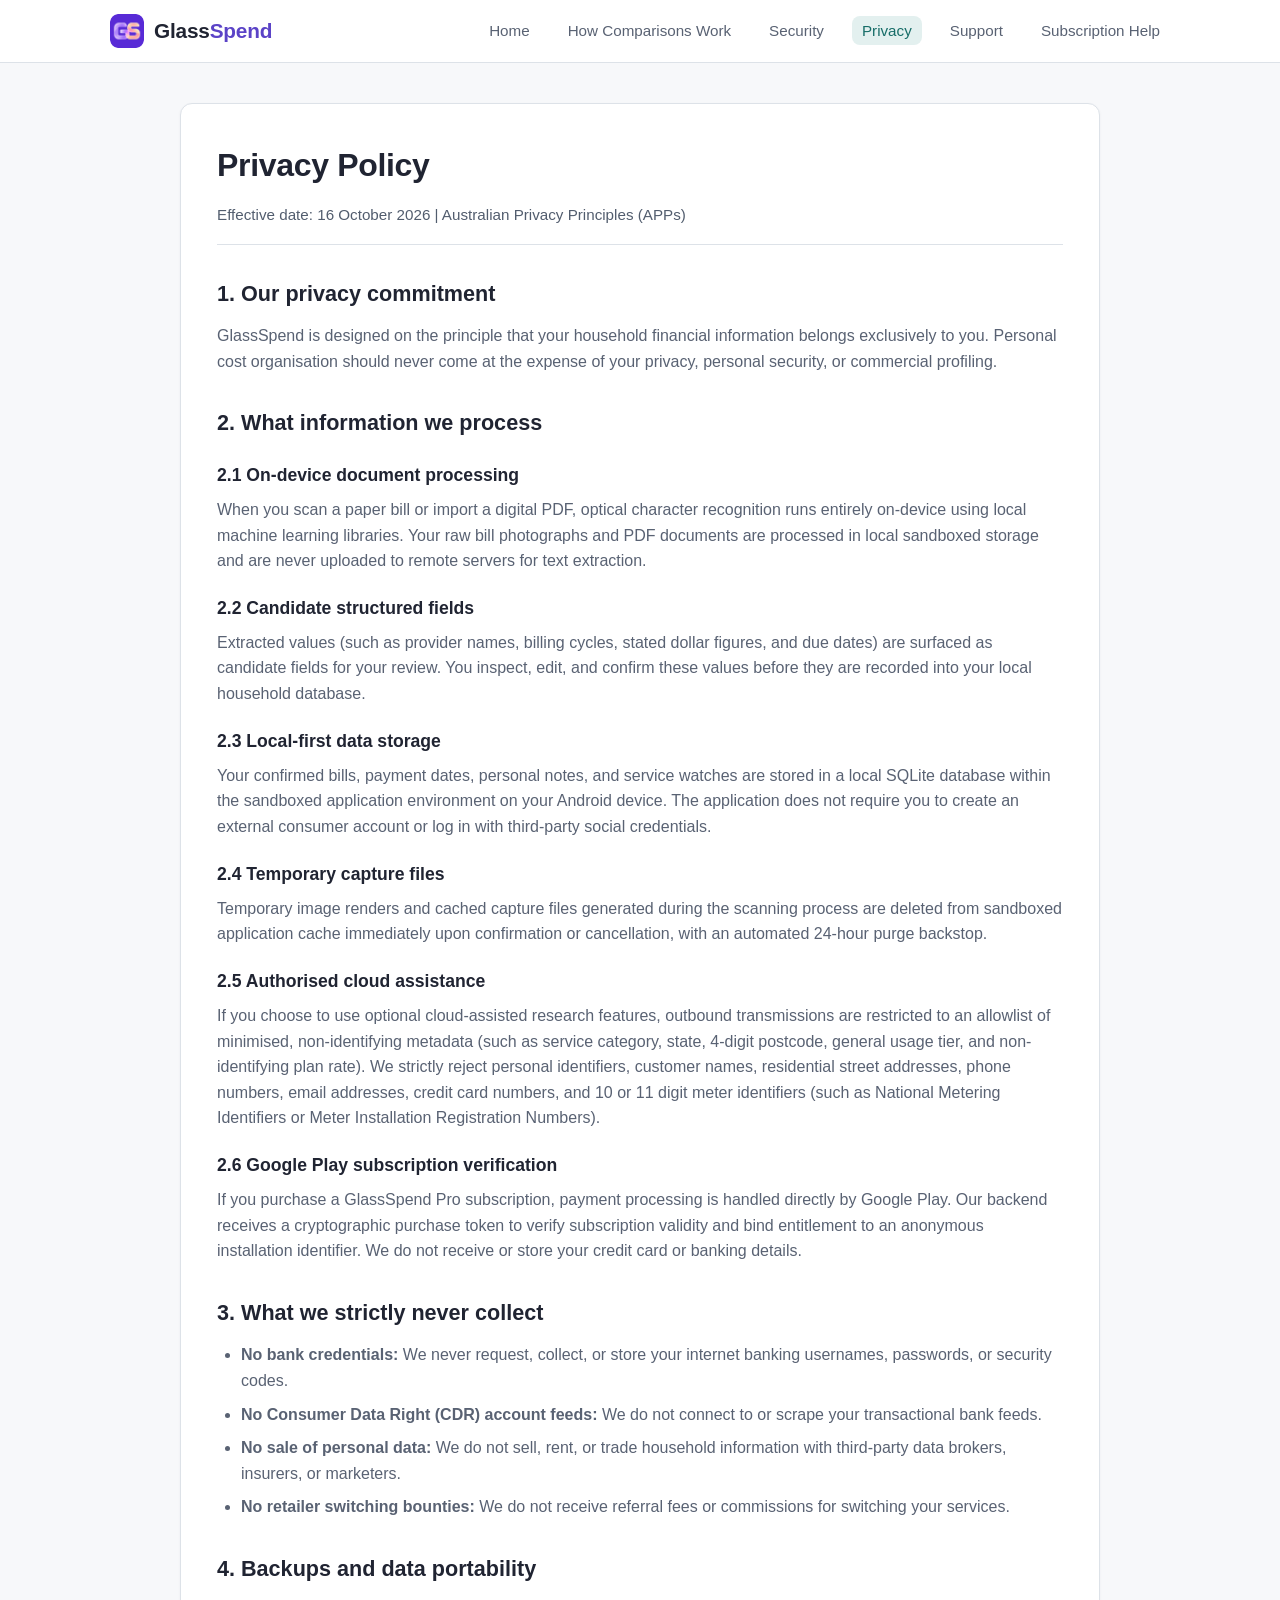
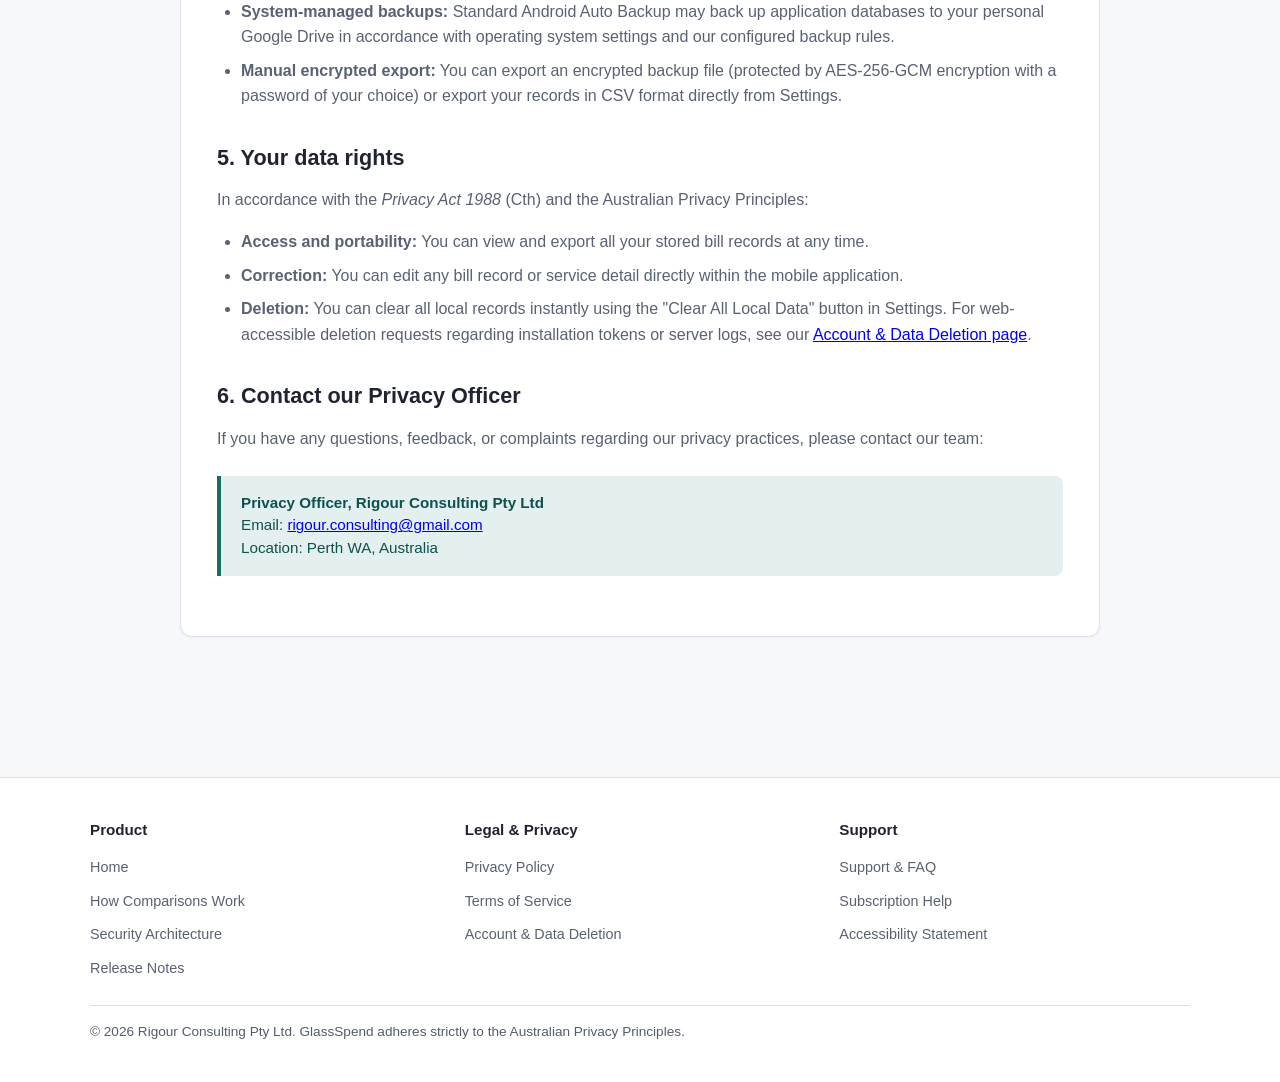
<file: privacy.html>
<!DOCTYPE html>
<html lang="en-AU">
<head>
  <meta charset="utf-8">
  <meta name="viewport" content="width=device-width, initial-scale=1.0">
  <title>Privacy Policy | GlassSpend</title>
  <meta name="description" content="GlassSpend Privacy Policy. Compliant with the Australian Privacy Principles. Strict on-device OCR processing, zero bank credentials, and local-first data storage.">
  <link rel="canonical" href="https://rigourconsulting.github.io/glassspend-public/privacy.html">
  <link rel="stylesheet" href="assets/css/style.css">
  <link rel="icon" type="image/png" href="assets/img/glassspend_icon.png">
</head>
<body>
  <header class="site-header">
    <div class="header-inner">
      <a href="index.html" class="brand-logo" aria-label="GlassSpend Home">
        <img src="assets/img/glassspend_icon.png" alt="GlassSpend icon">
        <span class="brand-name"><span class="brand-glass">Glass</span><span class="brand-spend">Spend</span></span>
      </a>
      <nav class="main-nav" aria-label="Main navigation">
        <ul>
          <li><a href="index.html">Home</a></li>
          <li><a href="how-comparisons-work.html">How Comparisons Work</a></li>
          <li><a href="security.html">Security</a></li>
          <li><a href="privacy.html" class="active">Privacy</a></li>
          <li><a href="support.html">Support</a></li>
          <li><a href="subscription-help.html">Subscription Help</a></li>
        </ul>
      </nav>
    </div>
  </header>

  <main class="site-main">
    <article class="content-section">
      <h1>Privacy Policy</h1>
      <p class="subtitle">Effective date: 16 October 2026 | Australian Privacy Principles (APPs)</p>

      <h2>1. Our privacy commitment</h2>
      <p>GlassSpend is designed on the principle that your household financial information belongs exclusively to you. Personal cost organisation should never come at the expense of your privacy, personal security, or commercial profiling.</p>

      <h2>2. What information we process</h2>

      <h3>2.1 On-device document processing</h3>
      <p>When you scan a paper bill or import a digital PDF, optical character recognition runs entirely on-device using local machine learning libraries. Your raw bill photographs and PDF documents are processed in local sandboxed storage and are never uploaded to remote servers for text extraction.</p>

      <h3>2.2 Candidate structured fields</h3>
      <p>Extracted values (such as provider names, billing cycles, stated dollar figures, and due dates) are surfaced as candidate fields for your review. You inspect, edit, and confirm these values before they are recorded into your local household database.</p>

      <h3>2.3 Local-first data storage</h3>
      <p>Your confirmed bills, payment dates, personal notes, and service watches are stored in a local SQLite database within the sandboxed application environment on your Android device. The application does not require you to create an external consumer account or log in with third-party social credentials.</p>

      <h3>2.4 Temporary capture files</h3>
      <p>Temporary image renders and cached capture files generated during the scanning process are deleted from sandboxed application cache immediately upon confirmation or cancellation, with an automated 24-hour purge backstop.</p>

      <h3>2.5 Authorised cloud assistance</h3>
      <p>If you choose to use optional cloud-assisted research features, outbound transmissions are restricted to an allowlist of minimised, non-identifying metadata (such as service category, state, 4-digit postcode, general usage tier, and non-identifying plan rate). We strictly reject personal identifiers, customer names, residential street addresses, phone numbers, email addresses, credit card numbers, and 10 or 11 digit meter identifiers (such as National Metering Identifiers or Meter Installation Registration Numbers).</p>

      <h3>2.6 Google Play subscription verification</h3>
      <p>If you purchase a GlassSpend Pro subscription, payment processing is handled directly by Google Play. Our backend receives a cryptographic purchase token to verify subscription validity and bind entitlement to an anonymous installation identifier. We do not receive or store your credit card or banking details.</p>

      <h2>3. What we strictly never collect</h2>
      <ul>
        <li><strong>No bank credentials:</strong> We never request, collect, or store your internet banking usernames, passwords, or security codes.</li>
        <li><strong>No Consumer Data Right (CDR) account feeds:</strong> We do not connect to or scrape your transactional bank feeds.</li>
        <li><strong>No sale of personal data:</strong> We do not sell, rent, or trade household information with third-party data brokers, insurers, or marketers.</li>
        <li><strong>No retailer switching bounties:</strong> We do not receive referral fees or commissions for switching your services.</li>
      </ul>

      <h2>4. Backups and data portability</h2>
      <ul>
        <li><strong>System-managed backups:</strong> Standard Android Auto Backup may back up application databases to your personal Google Drive in accordance with operating system settings and our configured backup rules.</li>
        <li><strong>Manual encrypted export:</strong> You can export an encrypted backup file (protected by AES-256-GCM encryption with a password of your choice) or export your records in CSV format directly from Settings.</li>
      </ul>

      <h2>5. Your data rights</h2>
      <p>In accordance with the <em>Privacy Act 1988</em> (Cth) and the Australian Privacy Principles:</p>
      <ul>
        <li><strong>Access and portability:</strong> You can view and export all your stored bill records at any time.</li>
        <li><strong>Correction:</strong> You can edit any bill record or service detail directly within the mobile application.</li>
        <li><strong>Deletion:</strong> You can clear all local records instantly using the "Clear All Local Data" button in Settings. For web-accessible deletion requests regarding installation tokens or server logs, see our <a href="delete-data.html">Account &amp; Data Deletion page</a>.</li>
      </ul>

      <h2>6. Contact our Privacy Officer</h2>
      <p>If you have any questions, feedback, or complaints regarding our privacy practices, please contact our team:</p>
      <div class="callout">
        <p><strong>Privacy Officer, Rigour Consulting Pty Ltd</strong><br>
        Email: <a href="mailto:rigour.consulting@gmail.com">rigour.consulting@gmail.com</a><br>
        Location: Perth WA, Australia</p>
      </div>
    </article>
  </main>

  <footer class="site-footer">
    <div class="footer-inner">
      <div class="footer-nav-grid">
        <div class="footer-col">
          <h4>Product</h4>
          <ul>
            <li><a href="index.html">Home</a></li>
            <li><a href="how-comparisons-work.html">How Comparisons Work</a></li>
            <li><a href="security.html">Security Architecture</a></li>
            <li><a href="release-notes.html">Release Notes</a></li>
          </ul>
        </div>
        <div class="footer-col">
          <h4>Legal &amp; Privacy</h4>
          <ul>
            <li><a href="privacy.html">Privacy Policy</a></li>
            <li><a href="terms.html">Terms of Service</a></li>
            <li><a href="delete-data.html">Account &amp; Data Deletion</a></li>
          </ul>
        </div>
        <div class="footer-col">
          <h4>Support</h4>
          <ul>
            <li><a href="support.html">Support &amp; FAQ</a></li>
            <li><a href="subscription-help.html">Subscription Help</a></li>
            <li><a href="accessibility.html">Accessibility Statement</a></li>
          </ul>
        </div>
      </div>
      <div class="footer-disclaimer">
        <p>&copy; 2026 Rigour Consulting Pty Ltd. GlassSpend adheres strictly to the Australian Privacy Principles.</p>
      </div>
    </div>
  </footer>
</body>
</html>
</file>
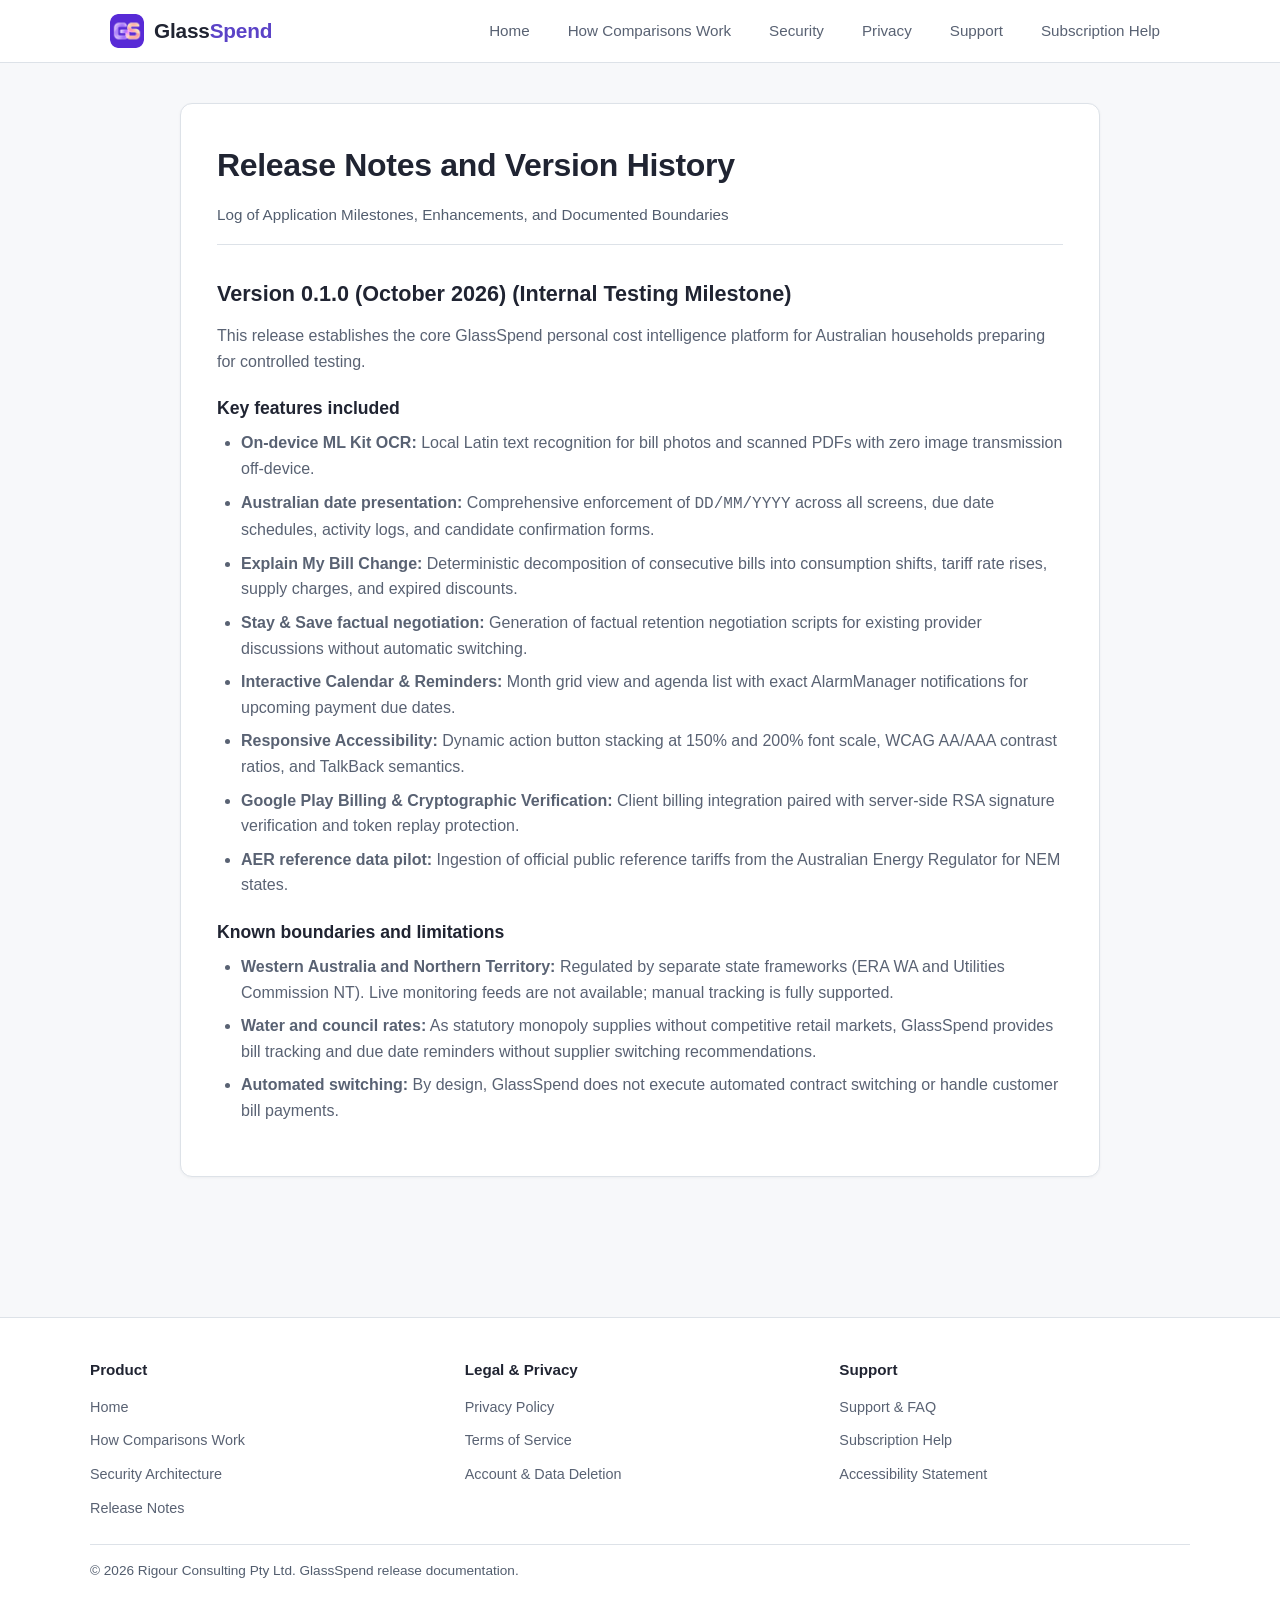
<file: release-notes.html>
<!DOCTYPE html>
<html lang="en-AU">
<head>
  <meta charset="utf-8">
  <meta name="viewport" content="width=device-width, initial-scale=1.0">
  <title>Release Notes | GlassSpend</title>
  <meta name="description" content="GlassSpend release notes, version history, newly added features, and documented technical limitations.">
  <link rel="canonical" href="https://rigourconsulting.github.io/glassspend-public/release-notes.html">
  <link rel="stylesheet" href="assets/css/style.css">
  <link rel="icon" type="image/png" href="assets/img/glassspend_icon.png">
</head>
<body>
  <header class="site-header">
    <div class="header-inner">
      <a href="index.html" class="brand-logo" aria-label="GlassSpend Home">
        <img src="assets/img/glassspend_icon.png" alt="GlassSpend icon">
        <span class="brand-name"><span class="brand-glass">Glass</span><span class="brand-spend">Spend</span></span>
      </a>
      <nav class="main-nav" aria-label="Main navigation">
        <ul>
          <li><a href="index.html">Home</a></li>
          <li><a href="how-comparisons-work.html">How Comparisons Work</a></li>
          <li><a href="security.html">Security</a></li>
          <li><a href="privacy.html">Privacy</a></li>
          <li><a href="support.html">Support</a></li>
          <li><a href="subscription-help.html">Subscription Help</a></li>
        </ul>
      </nav>
    </div>
  </header>

  <main class="site-main">
    <article class="content-section">
      <h1>Release Notes and Version History</h1>
      <p class="subtitle">Log of Application Milestones, Enhancements, and Documented Boundaries</p>

      <h2>Version 0.1.0 (October 2026) (Internal Testing Milestone)</h2>
      <p>This release establishes the core GlassSpend personal cost intelligence platform for Australian households preparing for controlled testing.</p>

      <h3>Key features included</h3>
      <ul>
        <li><strong>On-device ML Kit OCR:</strong> Local Latin text recognition for bill photos and scanned PDFs with zero image transmission off-device.</li>
        <li><strong>Australian date presentation:</strong> Comprehensive enforcement of <code>DD/MM/YYYY</code> across all screens, due date schedules, activity logs, and candidate confirmation forms.</li>
        <li><strong>Explain My Bill Change:</strong> Deterministic decomposition of consecutive bills into consumption shifts, tariff rate rises, supply charges, and expired discounts.</li>
        <li><strong>Stay &amp; Save factual negotiation:</strong> Generation of factual retention negotiation scripts for existing provider discussions without automatic switching.</li>
        <li><strong>Interactive Calendar &amp; Reminders:</strong> Month grid view and agenda list with exact AlarmManager notifications for upcoming payment due dates.</li>
        <li><strong>Responsive Accessibility:</strong> Dynamic action button stacking at 150% and 200% font scale, WCAG AA/AAA contrast ratios, and TalkBack semantics.</li>
        <li><strong>Google Play Billing &amp; Cryptographic Verification:</strong> Client billing integration paired with server-side RSA signature verification and token replay protection.</li>
        <li><strong>AER reference data pilot:</strong> Ingestion of official public reference tariffs from the Australian Energy Regulator for NEM states.</li>
      </ul>

      <h3>Known boundaries and limitations</h3>
      <ul>
        <li><strong>Western Australia and Northern Territory:</strong> Regulated by separate state frameworks (ERA WA and Utilities Commission NT). Live monitoring feeds are not available; manual tracking is fully supported.</li>
        <li><strong>Water and council rates:</strong> As statutory monopoly supplies without competitive retail markets, GlassSpend provides bill tracking and due date reminders without supplier switching recommendations.</li>
        <li><strong>Automated switching:</strong> By design, GlassSpend does not execute automated contract switching or handle customer bill payments.</li>
      </ul>
    </article>
  </main>

  <footer class="site-footer">
    <div class="footer-inner">
      <div class="footer-nav-grid">
        <div class="footer-col">
          <h4>Product</h4>
          <ul>
            <li><a href="index.html">Home</a></li>
            <li><a href="how-comparisons-work.html">How Comparisons Work</a></li>
            <li><a href="security.html">Security Architecture</a></li>
            <li><a href="release-notes.html">Release Notes</a></li>
          </ul>
        </div>
        <div class="footer-col">
          <h4>Legal &amp; Privacy</h4>
          <ul>
            <li><a href="privacy.html">Privacy Policy</a></li>
            <li><a href="terms.html">Terms of Service</a></li>
            <li><a href="delete-data.html">Account &amp; Data Deletion</a></li>
          </ul>
        </div>
        <div class="footer-col">
          <h4>Support</h4>
          <ul>
            <li><a href="support.html">Support &amp; FAQ</a></li>
            <li><a href="subscription-help.html">Subscription Help</a></li>
            <li><a href="accessibility.html">Accessibility Statement</a></li>
          </ul>
        </div>
      </div>
      <div class="footer-disclaimer">
        <p>&copy; 2026 Rigour Consulting Pty Ltd. GlassSpend release documentation.</p>
      </div>
    </div>
  </footer>
</body>
</html>
</file>
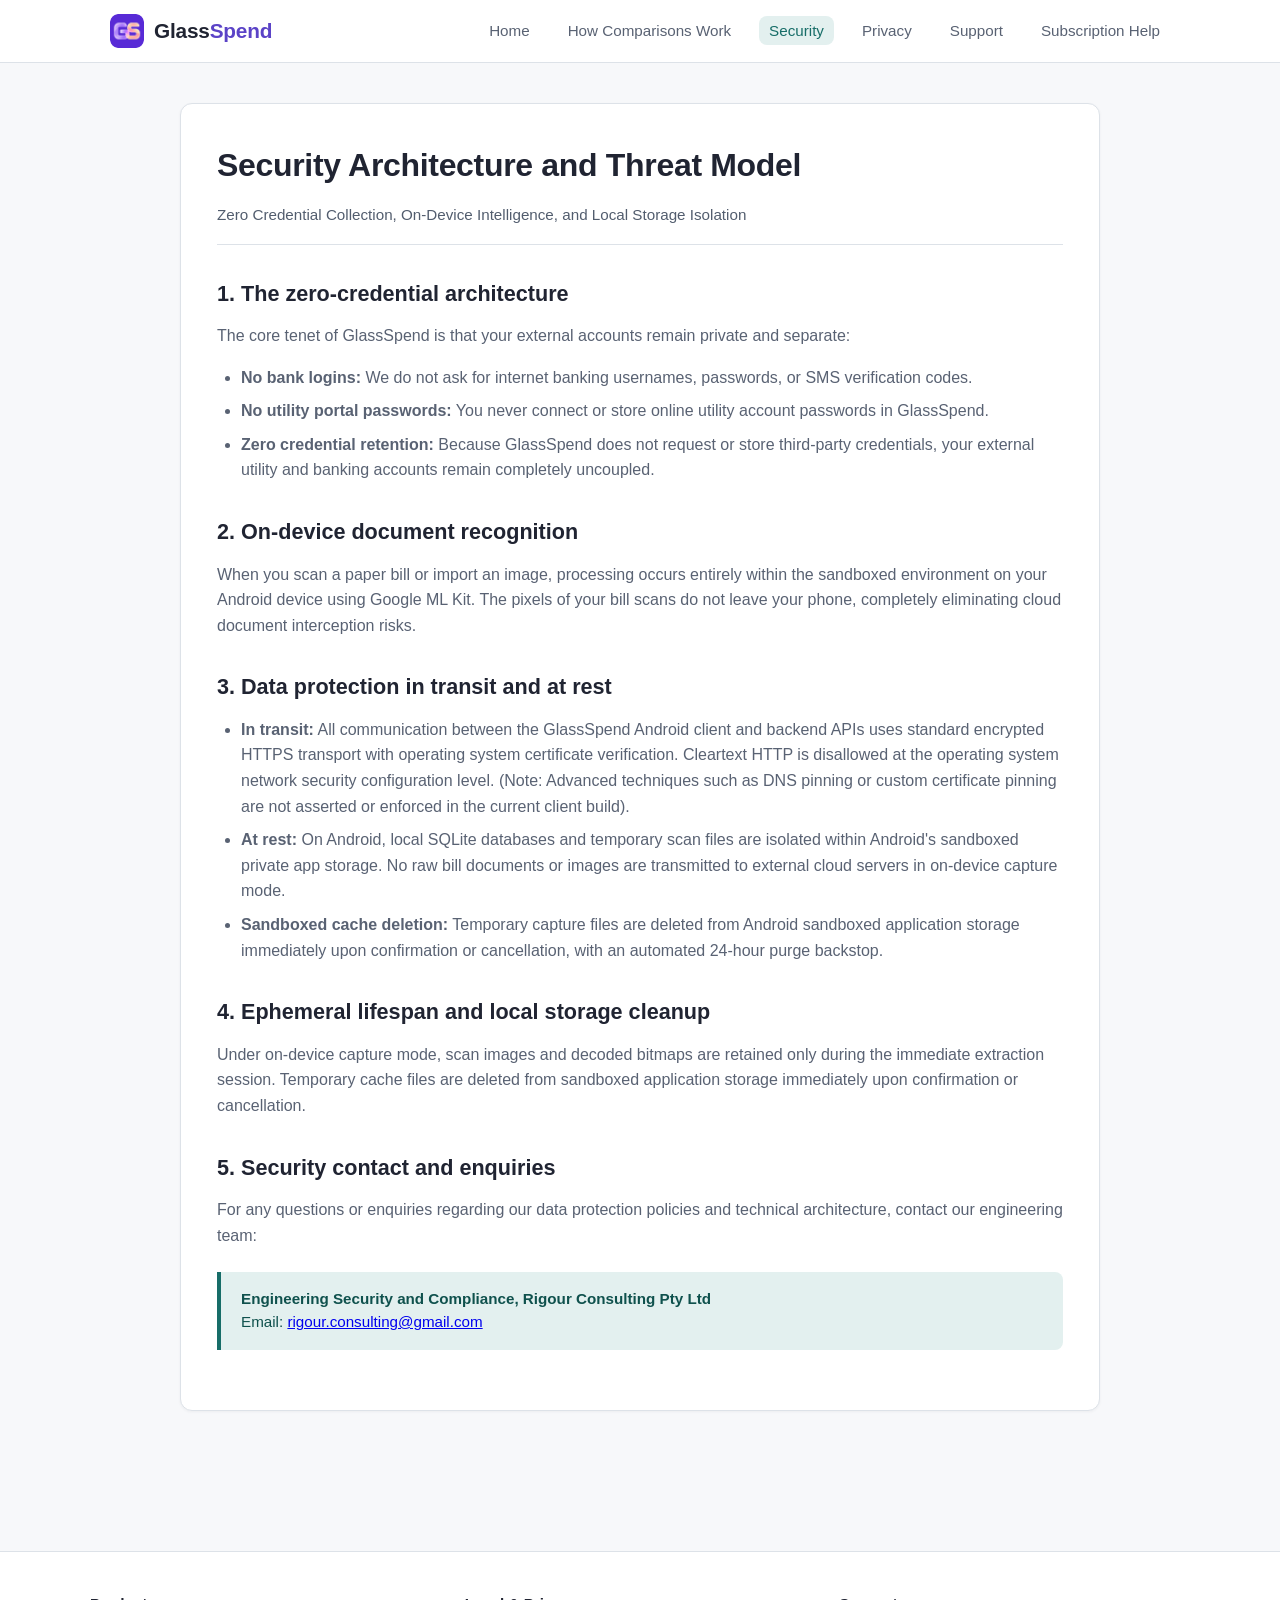
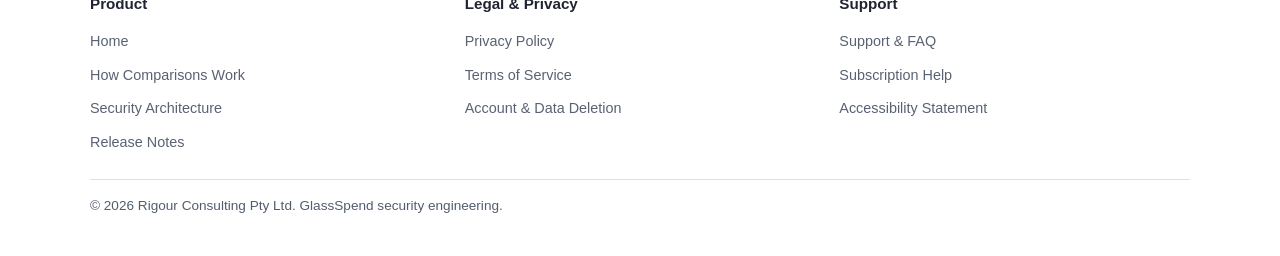
<file: security.html>
<!DOCTYPE html>
<html lang="en-AU">
<head>
  <meta charset="utf-8">
  <meta name="viewport" content="width=device-width, initial-scale=1.0">
  <title>Security Architecture | GlassSpend</title>
  <meta name="description" content="GlassSpend Security Architecture: Local-first data isolation, on-device OCR, sandboxed storage at rest, encrypted HTTPS in transit, and zero bank credentials.">
  <link rel="canonical" href="https://rigourconsulting.github.io/glassspend-public/security.html">
  <link rel="stylesheet" href="assets/css/style.css">
  <link rel="icon" type="image/png" href="assets/img/glassspend_icon.png">
</head>
<body>
  <header class="site-header">
    <div class="header-inner">
      <a href="index.html" class="brand-logo" aria-label="GlassSpend Home">
        <img src="assets/img/glassspend_icon.png" alt="GlassSpend icon">
        <span class="brand-name"><span class="brand-glass">Glass</span><span class="brand-spend">Spend</span></span>
      </a>
      <nav class="main-nav" aria-label="Main navigation">
        <ul>
          <li><a href="index.html">Home</a></li>
          <li><a href="how-comparisons-work.html">How Comparisons Work</a></li>
          <li><a href="security.html" class="active">Security</a></li>
          <li><a href="privacy.html">Privacy</a></li>
          <li><a href="support.html">Support</a></li>
          <li><a href="subscription-help.html">Subscription Help</a></li>
        </ul>
      </nav>
    </div>
  </header>

  <main class="site-main">
    <article class="content-section">
      <h1>Security Architecture and Threat Model</h1>
      <p class="subtitle">Zero Credential Collection, On-Device Intelligence, and Local Storage Isolation</p>

      <h2>1. The zero-credential architecture</h2>
      <p>The core tenet of GlassSpend is that your external accounts remain private and separate:</p>
      <ul>
        <li><strong>No bank logins:</strong> We do not ask for internet banking usernames, passwords, or SMS verification codes.</li>
        <li><strong>No utility portal passwords:</strong> You never connect or store online utility account passwords in GlassSpend.</li>
        <li><strong>Zero credential retention:</strong> Because GlassSpend does not request or store third-party credentials, your external utility and banking accounts remain completely uncoupled.</li>
      </ul>

      <h2>2. On-device document recognition</h2>
      <p>When you scan a paper bill or import an image, processing occurs entirely within the sandboxed environment on your Android device using Google ML Kit. The pixels of your bill scans do not leave your phone, completely eliminating cloud document interception risks.</p>

      <h2>3. Data protection in transit and at rest</h2>
      <ul>
        <li><strong>In transit:</strong> All communication between the GlassSpend Android client and backend APIs uses standard encrypted HTTPS transport with operating system certificate verification. Cleartext HTTP is disallowed at the operating system network security configuration level. (Note: Advanced techniques such as DNS pinning or custom certificate pinning are not asserted or enforced in the current client build).</li>
        <li><strong>At rest:</strong> On Android, local SQLite databases and temporary scan files are isolated within Android's sandboxed private app storage. No raw bill documents or images are transmitted to external cloud servers in on-device capture mode.</li>
        <li><strong>Sandboxed cache deletion:</strong> Temporary capture files are deleted from Android sandboxed application storage immediately upon confirmation or cancellation, with an automated 24-hour purge backstop.</li>
      </ul>

      <h2>4. Ephemeral lifespan and local storage cleanup</h2>
      <p>Under on-device capture mode, scan images and decoded bitmaps are retained only during the immediate extraction session. Temporary cache files are deleted from sandboxed application storage immediately upon confirmation or cancellation.</p>

      <h2>5. Security contact and enquiries</h2>
      <p>For any questions or enquiries regarding our data protection policies and technical architecture, contact our engineering team:</p>
      <div class="callout">
        <p><strong>Engineering Security and Compliance, Rigour Consulting Pty Ltd</strong><br>
        Email: <a href="mailto:rigour.consulting@gmail.com">rigour.consulting@gmail.com</a></p>
      </div>
    </article>
  </main>

  <footer class="site-footer">
    <div class="footer-inner">
      <div class="footer-nav-grid">
        <div class="footer-col">
          <h4>Product</h4>
          <ul>
            <li><a href="index.html">Home</a></li>
            <li><a href="how-comparisons-work.html">How Comparisons Work</a></li>
            <li><a href="security.html">Security Architecture</a></li>
            <li><a href="release-notes.html">Release Notes</a></li>
          </ul>
        </div>
        <div class="footer-col">
          <h4>Legal &amp; Privacy</h4>
          <ul>
            <li><a href="privacy.html">Privacy Policy</a></li>
            <li><a href="terms.html">Terms of Service</a></li>
            <li><a href="delete-data.html">Account &amp; Data Deletion</a></li>
          </ul>
        </div>
        <div class="footer-col">
          <h4>Support</h4>
          <ul>
            <li><a href="support.html">Support &amp; FAQ</a></li>
            <li><a href="subscription-help.html">Subscription Help</a></li>
            <li><a href="accessibility.html">Accessibility Statement</a></li>
          </ul>
        </div>
      </div>
      <div class="footer-disclaimer">
        <p>&copy; 2026 Rigour Consulting Pty Ltd. GlassSpend security engineering.</p>
      </div>
    </div>
  </footer>
</body>
</html>
</file>
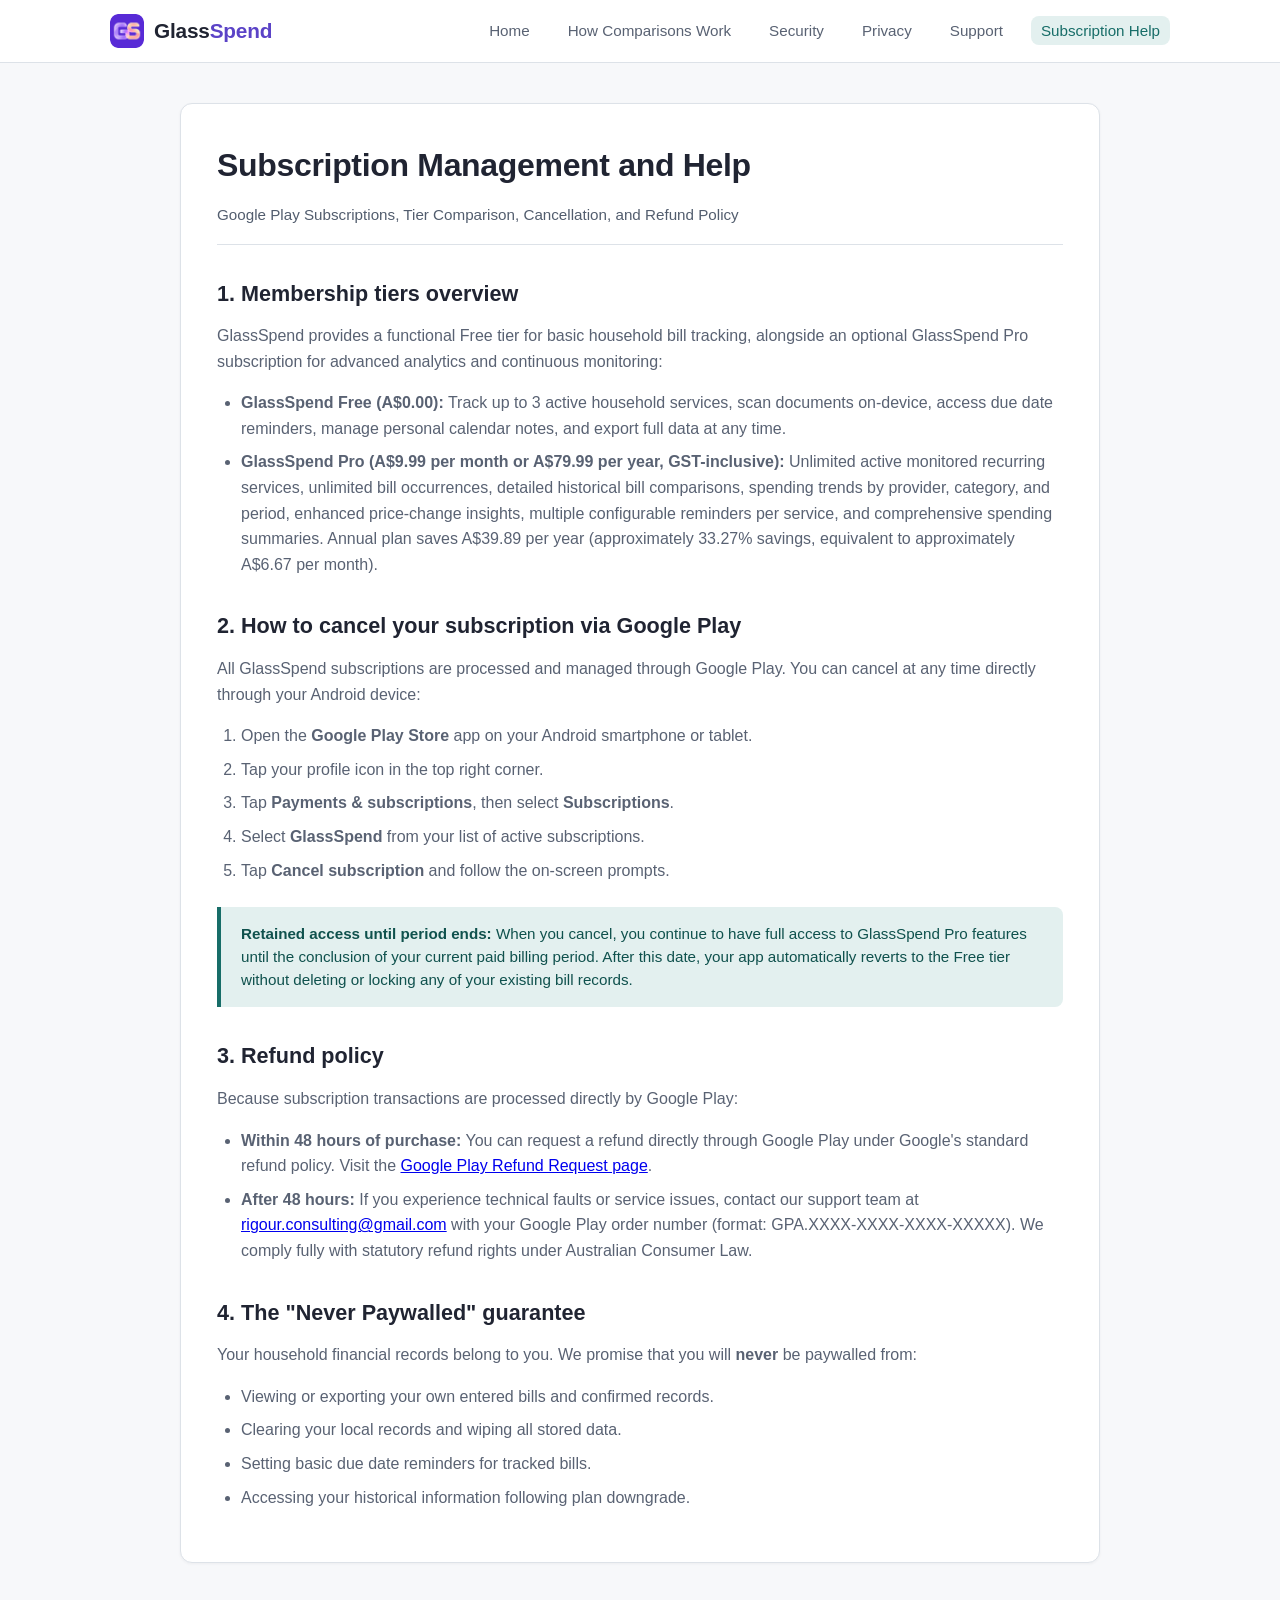
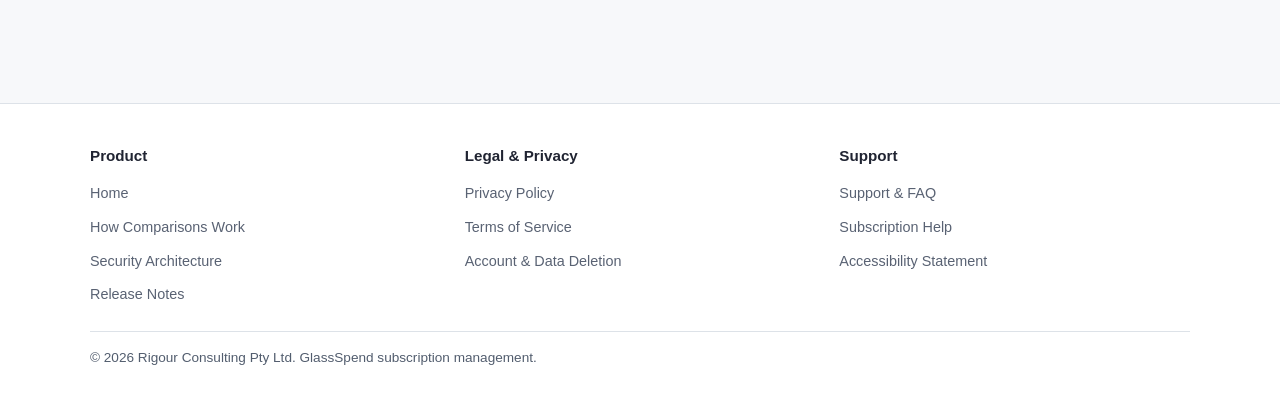
<file: subscription-help.html>
<!DOCTYPE html>
<html lang="en-AU">
<head>
  <meta charset="utf-8">
  <meta name="viewport" content="width=device-width, initial-scale=1.0">
  <title>Subscription Help and Cancellation | GlassSpend</title>
  <meta name="description" content="Manage your GlassSpend subscription, membership tiers between Free and Pro, cancellation instructions via Google Play, and refund policies.">
  <link rel="canonical" href="https://rigourconsulting.github.io/glassspend-public/subscription-help.html">
  <link rel="stylesheet" href="assets/css/style.css">
  <link rel="icon" type="image/png" href="assets/img/glassspend_icon.png">
</head>
<body>
  <header class="site-header">
    <div class="header-inner">
      <a href="index.html" class="brand-logo" aria-label="GlassSpend Home">
        <img src="assets/img/glassspend_icon.png" alt="GlassSpend icon">
        <span class="brand-name"><span class="brand-glass">Glass</span><span class="brand-spend">Spend</span></span>
      </a>
      <nav class="main-nav" aria-label="Main navigation">
        <ul>
          <li><a href="index.html">Home</a></li>
          <li><a href="how-comparisons-work.html">How Comparisons Work</a></li>
          <li><a href="security.html">Security</a></li>
          <li><a href="privacy.html">Privacy</a></li>
          <li><a href="support.html">Support</a></li>
          <li><a href="subscription-help.html" class="active">Subscription Help</a></li>
        </ul>
      </nav>
    </div>
  </header>

  <main class="site-main">
    <article class="content-section">
      <h1>Subscription Management and Help</h1>
      <p class="subtitle">Google Play Subscriptions, Tier Comparison, Cancellation, and Refund Policy</p>

      <h2>1. Membership tiers overview</h2>
      <p>GlassSpend provides a functional Free tier for basic household bill tracking, alongside an optional GlassSpend Pro subscription for advanced analytics and continuous monitoring:</p>
      <ul>
        <li><strong>GlassSpend Free (A$0.00):</strong> Track up to 3 active household services, scan documents on-device, access due date reminders, manage personal calendar notes, and export full data at any time.</li>
        <li><strong>GlassSpend Pro (A$9.99 per month or A$79.99 per year, GST-inclusive):</strong> Unlimited active monitored recurring services, unlimited bill occurrences, detailed historical bill comparisons, spending trends by provider, category, and period, enhanced price-change insights, multiple configurable reminders per service, and comprehensive spending summaries. Annual plan saves A$39.89 per year (approximately 33.27% savings, equivalent to approximately A$6.67 per month).</li>
      </ul>

      <h2>2. How to cancel your subscription via Google Play</h2>
      <p>All GlassSpend subscriptions are processed and managed through Google Play. You can cancel at any time directly through your Android device:</p>
      <ol>
        <li>Open the <strong>Google Play Store</strong> app on your Android smartphone or tablet.</li>
        <li>Tap your profile icon in the top right corner.</li>
        <li>Tap <strong>Payments &amp; subscriptions</strong>, then select <strong>Subscriptions</strong>.</li>
        <li>Select <strong>GlassSpend</strong> from your list of active subscriptions.</li>
        <li>Tap <strong>Cancel subscription</strong> and follow the on-screen prompts.</li>
      </ol>
      <div class="callout">
        <p><strong>Retained access until period ends:</strong> When you cancel, you continue to have full access to GlassSpend Pro features until the conclusion of your current paid billing period. After this date, your app automatically reverts to the Free tier without deleting or locking any of your existing bill records.</p>
      </div>

      <h2>3. Refund policy</h2>
      <p>Because subscription transactions are processed directly by Google Play:</p>
      <ul>
        <li><strong>Within 48 hours of purchase:</strong> You can request a refund directly through Google Play under Google's standard refund policy. Visit the <a href="https://support.google.com/googleplay/answer/2479637" target="_blank" rel="noopener">Google Play Refund Request page</a>.</li>
        <li><strong>After 48 hours:</strong> If you experience technical faults or service issues, contact our support team at <a href="mailto:rigour.consulting@gmail.com">rigour.consulting@gmail.com</a> with your Google Play order number (format: GPA.XXXX-XXXX-XXXX-XXXXX). We comply fully with statutory refund rights under Australian Consumer Law.</li>
      </ul>

      <h2>4. The "Never Paywalled" guarantee</h2>
      <p>Your household financial records belong to you. We promise that you will <strong>never</strong> be paywalled from:</p>
      <ul>
        <li>Viewing or exporting your own entered bills and confirmed records.</li>
        <li>Clearing your local records and wiping all stored data.</li>
        <li>Setting basic due date reminders for tracked bills.</li>
        <li>Accessing your historical information following plan downgrade.</li>
      </ul>
    </article>
  </main>

  <footer class="site-footer">
    <div class="footer-inner">
      <div class="footer-nav-grid">
        <div class="footer-col">
          <h4>Product</h4>
          <ul>
            <li><a href="index.html">Home</a></li>
            <li><a href="how-comparisons-work.html">How Comparisons Work</a></li>
            <li><a href="security.html">Security Architecture</a></li>
            <li><a href="release-notes.html">Release Notes</a></li>
          </ul>
        </div>
        <div class="footer-col">
          <h4>Legal &amp; Privacy</h4>
          <ul>
            <li><a href="privacy.html">Privacy Policy</a></li>
            <li><a href="terms.html">Terms of Service</a></li>
            <li><a href="delete-data.html">Account &amp; Data Deletion</a></li>
          </ul>
        </div>
        <div class="footer-col">
          <h4>Support</h4>
          <ul>
            <li><a href="support.html">Support &amp; FAQ</a></li>
            <li><a href="subscription-help.html">Subscription Help</a></li>
            <li><a href="accessibility.html">Accessibility Statement</a></li>
          </ul>
        </div>
      </div>
      <div class="footer-disclaimer">
        <p>&copy; 2026 Rigour Consulting Pty Ltd. GlassSpend subscription management.</p>
      </div>
    </div>
  </footer>
</body>
</html>
</file>
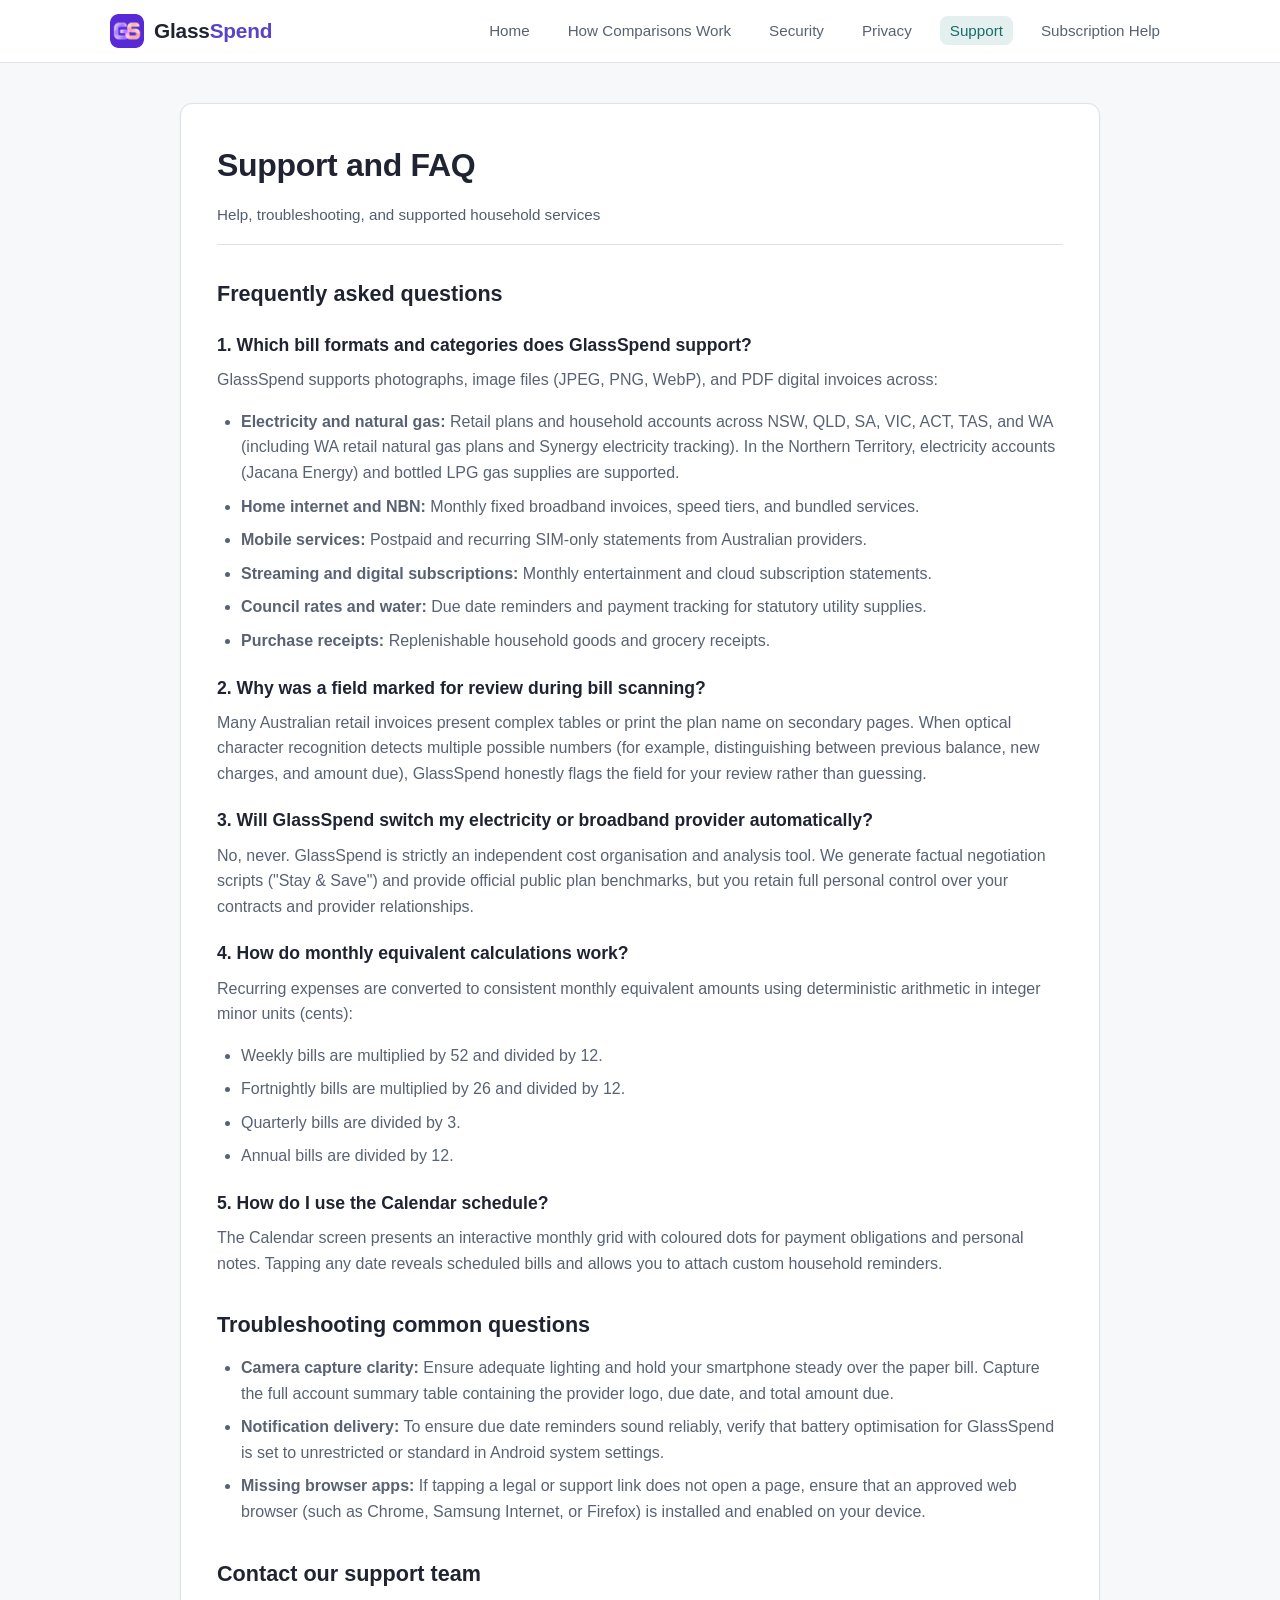
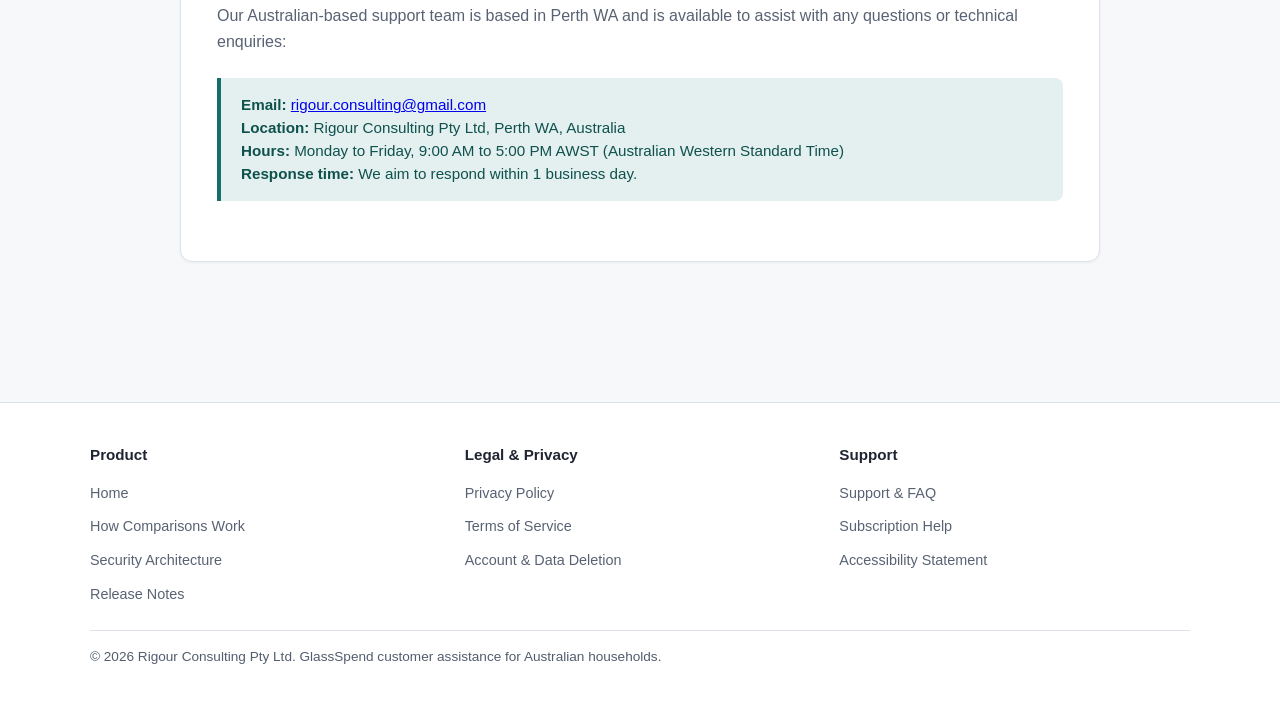
<file: support.html>
<!DOCTYPE html>
<html lang="en-AU">
<head>
  <meta charset="utf-8">
  <meta name="viewport" content="width=device-width, initial-scale=1.0">
  <title>Support and FAQ | GlassSpend</title>
  <meta name="description" content="GlassSpend Customer Support, Frequently Asked Questions, supported bill categories, and troubleshooting guide for Australian households.">
  <link rel="canonical" href="https://rigourconsulting.github.io/glassspend-public/support.html">
  <link rel="stylesheet" href="assets/css/style.css">
  <link rel="icon" type="image/png" href="assets/img/glassspend_icon.png">
</head>
<body>
  <header class="site-header">
    <div class="header-inner">
      <a href="index.html" class="brand-logo" aria-label="GlassSpend Home">
        <img src="assets/img/glassspend_icon.png" alt="GlassSpend icon">
        <span class="brand-name"><span class="brand-glass">Glass</span><span class="brand-spend">Spend</span></span>
      </a>
      <nav class="main-nav" aria-label="Main navigation">
        <ul>
          <li><a href="index.html">Home</a></li>
          <li><a href="how-comparisons-work.html">How Comparisons Work</a></li>
          <li><a href="security.html">Security</a></li>
          <li><a href="privacy.html">Privacy</a></li>
          <li><a href="support.html" class="active">Support</a></li>
          <li><a href="subscription-help.html">Subscription Help</a></li>
        </ul>
      </nav>
    </div>
  </header>

  <main class="site-main">
    <article class="content-section">
      <h1>Support and FAQ</h1>
      <p class="subtitle">Help, troubleshooting, and supported household services</p>

      <h2>Frequently asked questions</h2>

      <h3>1. Which bill formats and categories does GlassSpend support?</h3>
      <p>GlassSpend supports photographs, image files (JPEG, PNG, WebP), and PDF digital invoices across:</p>
      <ul>
        <li><strong>Electricity and natural gas:</strong> Retail plans and household accounts across NSW, QLD, SA, VIC, ACT, TAS, and WA (including WA retail natural gas plans and Synergy electricity tracking). In the Northern Territory, electricity accounts (Jacana Energy) and bottled LPG gas supplies are supported.</li>
        <li><strong>Home internet and NBN:</strong> Monthly fixed broadband invoices, speed tiers, and bundled services.</li>
        <li><strong>Mobile services:</strong> Postpaid and recurring SIM-only statements from Australian providers.</li>
        <li><strong>Streaming and digital subscriptions:</strong> Monthly entertainment and cloud subscription statements.</li>
        <li><strong>Council rates and water:</strong> Due date reminders and payment tracking for statutory utility supplies.</li>
        <li><strong>Purchase receipts:</strong> Replenishable household goods and grocery receipts.</li>
      </ul>

      <h3>2. Why was a field marked for review during bill scanning?</h3>
      <p>Many Australian retail invoices present complex tables or print the plan name on secondary pages. When optical character recognition detects multiple possible numbers (for example, distinguishing between previous balance, new charges, and amount due), GlassSpend honestly flags the field for your review rather than guessing.</p>

      <h3>3. Will GlassSpend switch my electricity or broadband provider automatically?</h3>
      <p>No, never. GlassSpend is strictly an independent cost organisation and analysis tool. We generate factual negotiation scripts ("Stay &amp; Save") and provide official public plan benchmarks, but you retain full personal control over your contracts and provider relationships.</p>

      <h3>4. How do monthly equivalent calculations work?</h3>
      <p>Recurring expenses are converted to consistent monthly equivalent amounts using deterministic arithmetic in integer minor units (cents):</p>
      <ul>
        <li>Weekly bills are multiplied by 52 and divided by 12.</li>
        <li>Fortnightly bills are multiplied by 26 and divided by 12.</li>
        <li>Quarterly bills are divided by 3.</li>
        <li>Annual bills are divided by 12.</li>
      </ul>

      <h3>5. How do I use the Calendar schedule?</h3>
      <p>The Calendar screen presents an interactive monthly grid with coloured dots for payment obligations and personal notes. Tapping any date reveals scheduled bills and allows you to attach custom household reminders.</p>

      <h2>Troubleshooting common questions</h2>
      <ul>
        <li><strong>Camera capture clarity:</strong> Ensure adequate lighting and hold your smartphone steady over the paper bill. Capture the full account summary table containing the provider logo, due date, and total amount due.</li>
        <li><strong>Notification delivery:</strong> To ensure due date reminders sound reliably, verify that battery optimisation for GlassSpend is set to unrestricted or standard in Android system settings.</li>
        <li><strong>Missing browser apps:</strong> If tapping a legal or support link does not open a page, ensure that an approved web browser (such as Chrome, Samsung Internet, or Firefox) is installed and enabled on your device.</li>
      </ul>

      <h2>Contact our support team</h2>
      <p>Our Australian-based support team is based in Perth WA and is available to assist with any questions or technical enquiries:</p>
      <div class="callout">
        <p><strong>Email:</strong> <a href="mailto:rigour.consulting@gmail.com">rigour.consulting@gmail.com</a><br>
        <strong>Location:</strong> Rigour Consulting Pty Ltd, Perth WA, Australia<br>
        <strong>Hours:</strong> Monday to Friday, 9:00 AM to 5:00 PM AWST (Australian Western Standard Time)<br>
        <strong>Response time:</strong> We aim to respond within 1 business day.</p>
      </div>
    </article>
  </main>

  <footer class="site-footer">
    <div class="footer-inner">
      <div class="footer-nav-grid">
        <div class="footer-col">
          <h4>Product</h4>
          <ul>
            <li><a href="index.html">Home</a></li>
            <li><a href="how-comparisons-work.html">How Comparisons Work</a></li>
            <li><a href="security.html">Security Architecture</a></li>
            <li><a href="release-notes.html">Release Notes</a></li>
          </ul>
        </div>
        <div class="footer-col">
          <h4>Legal &amp; Privacy</h4>
          <ul>
            <li><a href="privacy.html">Privacy Policy</a></li>
            <li><a href="terms.html">Terms of Service</a></li>
            <li><a href="delete-data.html">Account &amp; Data Deletion</a></li>
          </ul>
        </div>
        <div class="footer-col">
          <h4>Support</h4>
          <ul>
            <li><a href="support.html">Support &amp; FAQ</a></li>
            <li><a href="subscription-help.html">Subscription Help</a></li>
            <li><a href="accessibility.html">Accessibility Statement</a></li>
          </ul>
        </div>
      </div>
      <div class="footer-disclaimer">
        <p>&copy; 2026 Rigour Consulting Pty Ltd. GlassSpend customer assistance for Australian households.</p>
      </div>
    </div>
  </footer>
</body>
</html>
</file>
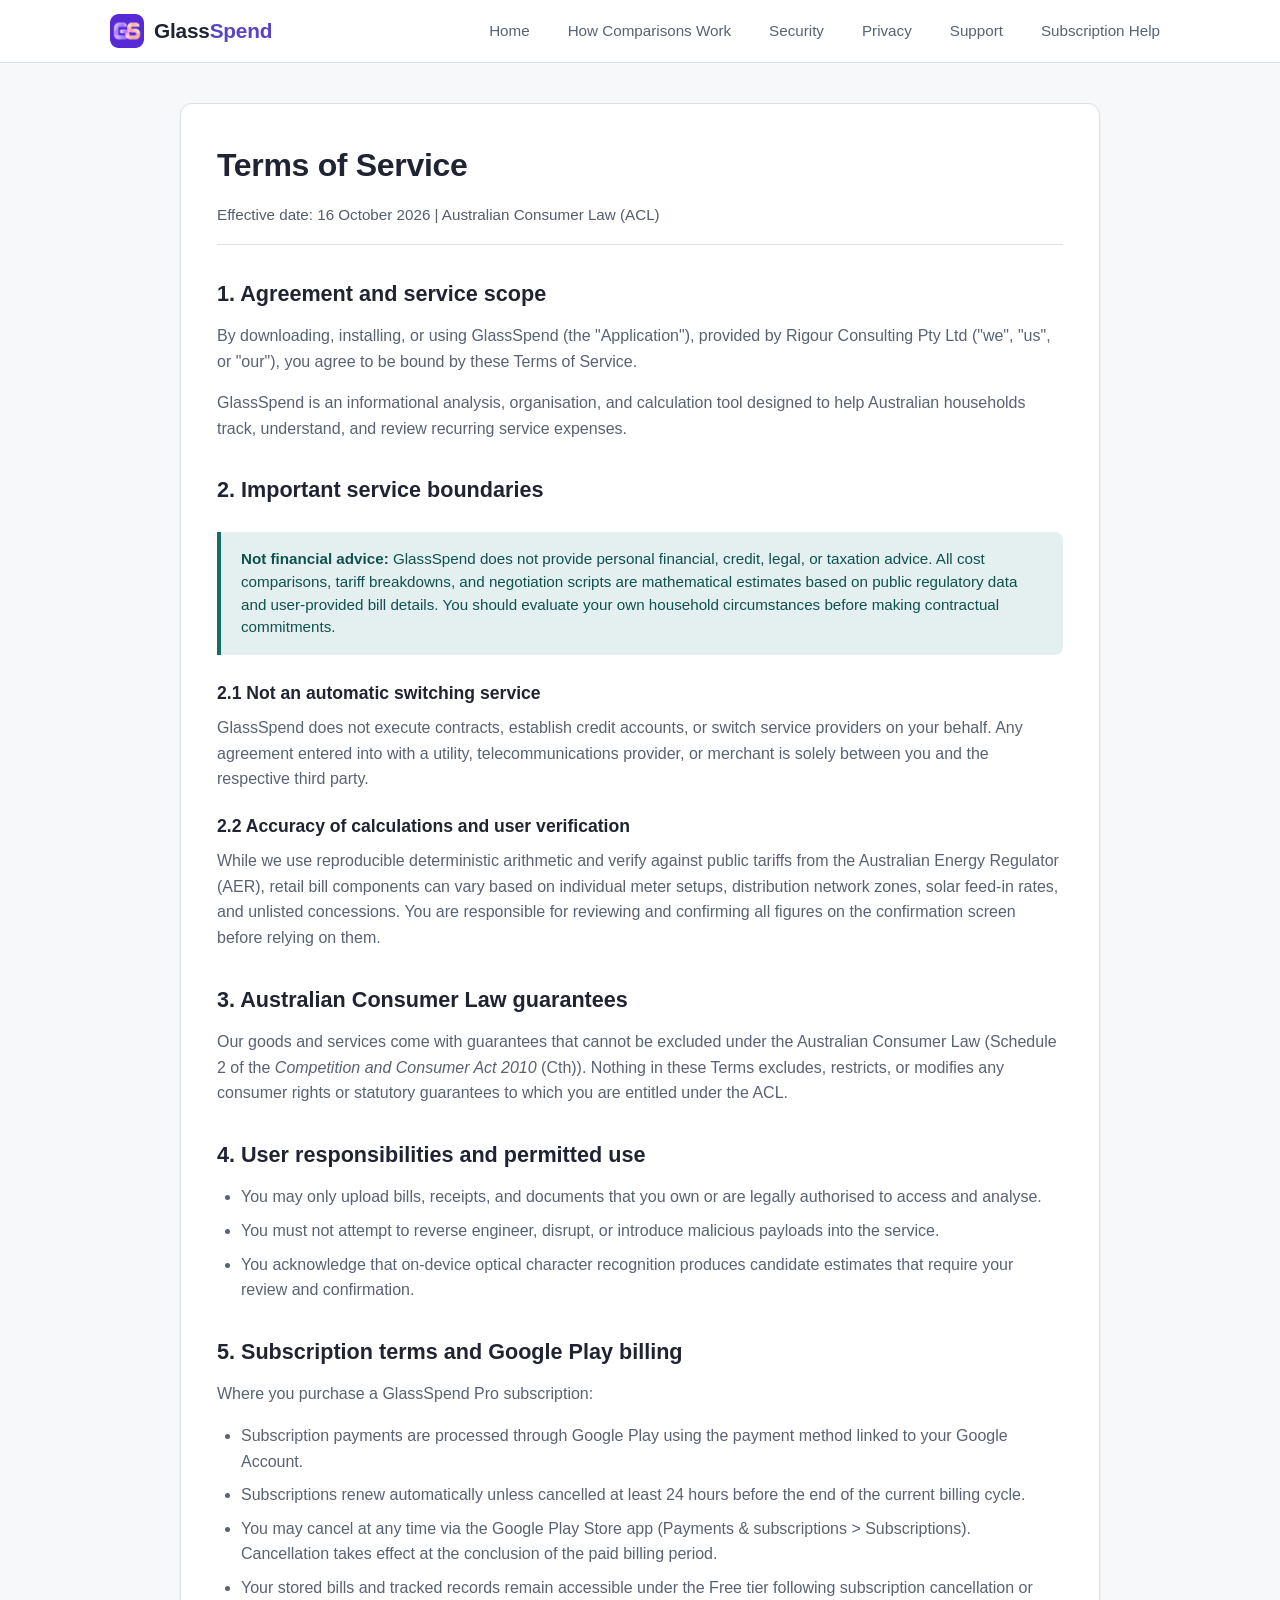
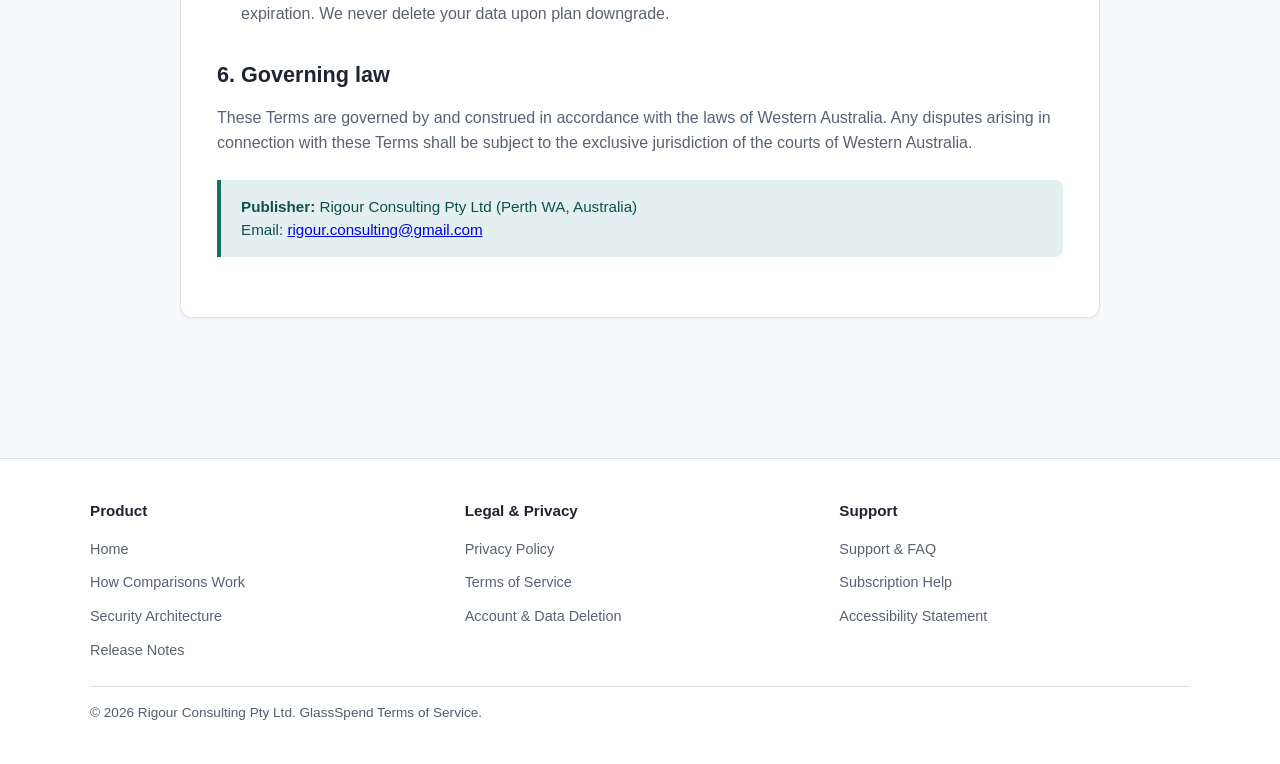
<file: terms.html>
<!DOCTYPE html>
<html lang="en-AU">
<head>
  <meta charset="utf-8">
  <meta name="viewport" content="width=device-width, initial-scale=1.0">
  <title>Terms of Service | GlassSpend</title>
  <meta name="description" content="GlassSpend Terms of Service. Governed by Australian Consumer Law. Independent cost organisation and calculation tool.">
  <link rel="canonical" href="https://rigourconsulting.github.io/glassspend-public/terms.html">
  <link rel="stylesheet" href="assets/css/style.css">
  <link rel="icon" type="image/png" href="assets/img/glassspend_icon.png">
</head>
<body>
  <header class="site-header">
    <div class="header-inner">
      <a href="index.html" class="brand-logo" aria-label="GlassSpend Home">
        <img src="assets/img/glassspend_icon.png" alt="GlassSpend icon">
        <span class="brand-name"><span class="brand-glass">Glass</span><span class="brand-spend">Spend</span></span>
      </a>
      <nav class="main-nav" aria-label="Main navigation">
        <ul>
          <li><a href="index.html">Home</a></li>
          <li><a href="how-comparisons-work.html">How Comparisons Work</a></li>
          <li><a href="security.html">Security</a></li>
          <li><a href="privacy.html">Privacy</a></li>
          <li><a href="support.html">Support</a></li>
          <li><a href="subscription-help.html">Subscription Help</a></li>
        </ul>
      </nav>
    </div>
  </header>

  <main class="site-main">
    <article class="content-section">
      <h1>Terms of Service</h1>
      <p class="subtitle">Effective date: 16 October 2026 | Australian Consumer Law (ACL)</p>

      <h2>1. Agreement and service scope</h2>
      <p>By downloading, installing, or using GlassSpend (the "Application"), provided by Rigour Consulting Pty Ltd ("we", "us", or "our"), you agree to be bound by these Terms of Service.</p>
      <p>GlassSpend is an informational analysis, organisation, and calculation tool designed to help Australian households track, understand, and review recurring service expenses.</p>

      <h2>2. Important service boundaries</h2>
      <div class="callout">
        <p><strong>Not financial advice:</strong> GlassSpend does not provide personal financial, credit, legal, or taxation advice. All cost comparisons, tariff breakdowns, and negotiation scripts are mathematical estimates based on public regulatory data and user-provided bill details. You should evaluate your own household circumstances before making contractual commitments.</p>
      </div>

      <h3>2.1 Not an automatic switching service</h3>
      <p>GlassSpend does not execute contracts, establish credit accounts, or switch service providers on your behalf. Any agreement entered into with a utility, telecommunications provider, or merchant is solely between you and the respective third party.</p>

      <h3>2.2 Accuracy of calculations and user verification</h3>
      <p>While we use reproducible deterministic arithmetic and verify against public tariffs from the Australian Energy Regulator (AER), retail bill components can vary based on individual meter setups, distribution network zones, solar feed-in rates, and unlisted concessions. You are responsible for reviewing and confirming all figures on the confirmation screen before relying on them.</p>

      <h2>3. Australian Consumer Law guarantees</h2>
      <p>Our goods and services come with guarantees that cannot be excluded under the Australian Consumer Law (Schedule 2 of the <em>Competition and Consumer Act 2010</em> (Cth)). Nothing in these Terms excludes, restricts, or modifies any consumer rights or statutory guarantees to which you are entitled under the ACL.</p>

      <h2>4. User responsibilities and permitted use</h2>
      <ul>
        <li>You may only upload bills, receipts, and documents that you own or are legally authorised to access and analyse.</li>
        <li>You must not attempt to reverse engineer, disrupt, or introduce malicious payloads into the service.</li>
        <li>You acknowledge that on-device optical character recognition produces candidate estimates that require your review and confirmation.</li>
      </ul>

      <h2>5. Subscription terms and Google Play billing</h2>
      <p>Where you purchase a GlassSpend Pro subscription:</p>
      <ul>
        <li>Subscription payments are processed through Google Play using the payment method linked to your Google Account.</li>
        <li>Subscriptions renew automatically unless cancelled at least 24 hours before the end of the current billing cycle.</li>
        <li>You may cancel at any time via the Google Play Store app (Payments &amp; subscriptions &gt; Subscriptions). Cancellation takes effect at the conclusion of the paid billing period.</li>
        <li>Your stored bills and tracked records remain accessible under the Free tier following subscription cancellation or expiration. We never delete your data upon plan downgrade.</li>
      </ul>

      <h2>6. Governing law</h2>
      <p>These Terms are governed by and construed in accordance with the laws of Western Australia. Any disputes arising in connection with these Terms shall be subject to the exclusive jurisdiction of the courts of Western Australia.</p>
      <div class="callout">
        <p><strong>Publisher:</strong> Rigour Consulting Pty Ltd (Perth WA, Australia)<br>
        Email: <a href="mailto:rigour.consulting@gmail.com">rigour.consulting@gmail.com</a></p>
      </div>
    </article>
  </main>

  <footer class="site-footer">
    <div class="footer-inner">
      <div class="footer-nav-grid">
        <div class="footer-col">
          <h4>Product</h4>
          <ul>
            <li><a href="index.html">Home</a></li>
            <li><a href="how-comparisons-work.html">How Comparisons Work</a></li>
            <li><a href="security.html">Security Architecture</a></li>
            <li><a href="release-notes.html">Release Notes</a></li>
          </ul>
        </div>
        <div class="footer-col">
          <h4>Legal &amp; Privacy</h4>
          <ul>
            <li><a href="privacy.html">Privacy Policy</a></li>
            <li><a href="terms.html">Terms of Service</a></li>
            <li><a href="delete-data.html">Account &amp; Data Deletion</a></li>
          </ul>
        </div>
        <div class="footer-col">
          <h4>Support</h4>
          <ul>
            <li><a href="support.html">Support &amp; FAQ</a></li>
            <li><a href="subscription-help.html">Subscription Help</a></li>
            <li><a href="accessibility.html">Accessibility Statement</a></li>
          </ul>
        </div>
      </div>
      <div class="footer-disclaimer">
        <p>&copy; 2026 Rigour Consulting Pty Ltd. GlassSpend Terms of Service.</p>
      </div>
    </div>
  </footer>
</body>
</html>
</file>
<file: assets/css/style.css>
/* GlassSpend Public Information Site Stylesheet
   Designed for WCAG 2.2 AA and AAA accessibility, calm Australian household finance aesthetics,
   and zero external runtime CDN dependencies.
*/

:root {
  --primary: #176D68;
  --primary-hover: #0F514D;
  --primary-container: #E3F0EF;
  --on-primary-container: #0F514D;
  --brand-violet: #5B43C7;
  --brand-violet-container: #EEE9FA;
  --on-brand-violet-container: #38239C;
  --text-primary: #202432;
  --text-secondary: #596273;
  --text-tertiary: #525D6E;
  --bg-page: #F7F8FA;
  --bg-surface: #FFFFFF;
  --bg-subtle: #EEF2F6;
  --border-subtle: #DDE2E8;
  --border-focus: #176D68;
  --success: #1B6E47;
  --warning: #9A5B00;
  --error: #BA1A1A;
  --font-stack: -apple-system, BlinkMacSystemFont, "Segoe UI", Roboto, "Helvetica Neue", Arial, sans-serif;
  --radius-sm: 8px;
  --radius-md: 12px;
  --radius-lg: 16px;
  --shadow-sm: 0 1px 3px rgba(32, 36, 50, 0.05);
  --shadow-md: 0 4px 12px rgba(32, 36, 50, 0.08);
}

*, *::before, *::after {
  box-sizing: border-box;
  margin: 0;
  padding: 0;
}

body {
  font-family: var(--font-stack);
  background-color: var(--bg-page);
  color: var(--text-primary);
  line-height: 1.6;
  font-size: 16px;
  -webkit-font-smoothing: antialiased;
}

/* Accessible focus styling */
a:focus-visible, button:focus-visible {
  outline: 2px solid var(--border-focus);
  outline-offset: 2px;
  border-radius: var(--radius-sm);
}

/* Header & Navigation */
header.site-header {
  background-color: var(--bg-surface);
  border-bottom: 1px solid var(--border-subtle);
  position: sticky;
  top: 0;
  z-index: 100;
}

.header-inner {
  max-width: 1100px;
  margin: 0 auto;
  padding: 14px 20px;
  display: flex;
  align-items: center;
  justify-content: space-between;
  flex-wrap: wrap;
  gap: 12px;
}

.brand-logo {
  display: flex;
  align-items: center;
  gap: 10px;
  text-decoration: none;
  font-size: 1.3rem;
  letter-spacing: -0.01em;
}

.brand-logo img {
  width: 34px;
  height: 34px;
  border-radius: 8px;
  display: block;
}

.brand-glass {
  color: var(--text-primary);
  font-weight: 800;
}

.brand-spend {
  color: var(--brand-violet);
  font-weight: 800;
}

nav.main-nav ul {
  display: flex;
  list-style: none;
  gap: 12px 18px;
  flex-wrap: wrap;
  align-items: center;
}

nav.main-nav a {
  text-decoration: none;
  color: var(--text-secondary);
  font-size: 0.95rem;
  font-weight: 500;
  padding: 6px 10px;
  border-radius: var(--radius-sm);
  transition: color 0.15s, background-color 0.15s;
}

nav.main-nav a:hover, nav.main-nav a.active {
  color: var(--primary);
  background-color: var(--primary-container);
}

/* Main Container */
main.site-main {
  max-width: 960px;
  margin: 0 auto;
  padding: 40px 20px 80px 20px;
}

/* Hero Section */
.hero {
  text-align: center;
  padding: 48px 0 36px 0;
  max-width: 800px;
  margin: 0 auto;
}

.hero h1 {
  font-size: 2.5rem;
  font-weight: 800;
  color: var(--text-primary);
  letter-spacing: -0.02em;
  line-height: 1.2;
  margin-bottom: 16px;
}

.hero p.tagline {
  font-size: 1.15rem;
  color: var(--text-secondary);
  margin-bottom: 28px;
  line-height: 1.55;
}

.badge-tag {
  display: inline-block;
  background-color: var(--primary-container);
  color: var(--on-primary-container);
  font-size: 0.85rem;
  font-weight: 600;
  padding: 4px 12px;
  border-radius: 20px;
  margin-bottom: 16px;
}

/* Feature Cards Grid */
.cards-grid {
  display: grid;
  grid-template-columns: repeat(auto-fit, minmax(280px, 1fr));
  gap: 20px;
  margin: 36px 0;
}

.card {
  background-color: var(--bg-surface);
  border: 1px solid var(--border-subtle);
  border-radius: var(--radius-md);
  padding: 24px;
  box-shadow: var(--shadow-sm);
  transition: transform 0.2s, box-shadow 0.2s;
}

.card:hover {
  transform: translateY(-2px);
  box-shadow: var(--shadow-md);
}

.card h3 {
  font-size: 1.2rem;
  color: var(--text-primary);
  margin-bottom: 10px;
}

.card p {
  font-size: 0.95rem;
  color: var(--text-secondary);
  line-height: 1.5;
}

/* Prose & Legal Content */
.content-section {
  background-color: var(--bg-surface);
  border: 1px solid var(--border-subtle);
  border-radius: var(--radius-md);
  padding: 36px;
  box-shadow: var(--shadow-sm);
}

.content-section h1 {
  font-size: 2rem;
  margin-bottom: 12px;
  color: var(--text-primary);
  letter-spacing: -0.01em;
}

.content-section p.subtitle {
  color: var(--text-tertiary);
  font-size: 0.95rem;
  margin-bottom: 24px;
  border-bottom: 1px solid var(--border-subtle);
  padding-bottom: 16px;
}

.content-section h2 {
  font-size: 1.35rem;
  margin-top: 32px;
  margin-bottom: 12px;
  color: var(--text-primary);
}

.content-section h3 {
  font-size: 1.1rem;
  margin-top: 20px;
  margin-bottom: 8px;
  color: var(--text-primary);
}

.content-section p, .content-section ul, .content-section ol {
  color: var(--text-secondary);
  margin-bottom: 16px;
}

.content-section ul, .content-section ol {
  padding-left: 24px;
}

.content-section li {
  margin-bottom: 8px;
}

/* Callout Box */
.callout {
  background-color: var(--primary-container);
  border-left: 4px solid var(--primary);
  padding: 16px 20px;
  border-radius: 0 var(--radius-sm) var(--radius-sm) 0;
  margin: 24px 0;
}

.callout p {
  margin: 0;
  color: var(--on-primary-container);
  font-size: 0.95rem;
  line-height: 1.5;
}

/* Buttons */
.btn {
  display: inline-block;
  background-color: var(--primary);
  color: white;
  padding: 12px 24px;
  border-radius: var(--radius-sm);
  text-decoration: none;
  font-weight: 600;
  font-size: 1rem;
  transition: background-color 0.2s;
  border: none;
  cursor: pointer;
  min-height: 48px;
  line-height: 24px;
}

.btn:hover {
  background-color: var(--primary-hover);
}

.btn-secondary {
  background-color: transparent;
  color: var(--primary);
  border: 1px solid var(--primary);
}

.btn-secondary:hover {
  background-color: var(--primary-container);
}

/* Responsive Table */
.table-responsive {
  width: 100%;
  overflow-x: auto;
  margin: 20px 0;
  border: 1px solid var(--border-subtle);
  border-radius: var(--radius-sm);
}

table {
  width: 100%;
  border-collapse: collapse;
  text-align: left;
  font-size: 0.95rem;
}

th, td {
  padding: 12px 16px;
  border-bottom: 1px solid var(--border-subtle);
}

th {
  background-color: var(--bg-subtle);
  color: var(--text-primary);
  font-weight: 600;
}

tr:last-child td {
  border-bottom: none;
}

/* Footer */
footer.site-footer {
  background-color: var(--bg-surface);
  border-top: 1px solid var(--border-subtle);
  padding: 40px 20px;
  margin-top: 60px;
}

.footer-inner {
  max-width: 1100px;
  margin: 0 auto;
  display: flex;
  flex-direction: column;
  gap: 24px;
}

.footer-nav-grid {
  display: grid;
  grid-template-columns: repeat(auto-fit, minmax(200px, 1fr));
  gap: 24px;
}

.footer-col h4 {
  font-size: 0.95rem;
  color: var(--text-primary);
  margin-bottom: 12px;
  font-weight: 700;
}

.footer-col ul {
  list-style: none;
  display: flex;
  flex-direction: column;
  gap: 8px;
}

.footer-col a {
  text-decoration: none;
  color: var(--text-secondary);
  font-size: 0.9rem;
  transition: color 0.15s;
}

.footer-col a:hover {
  color: var(--primary);
}

.footer-disclaimer {
  font-size: 0.85rem;
  color: var(--text-tertiary);
  border-top: 1px solid var(--border-subtle);
  padding-top: 16px;
  line-height: 1.5;
}

/* Responsive adjustments */
@media (max-width: 768px) {
  .hero h1 {
    font-size: 2.1rem;
  }
  .content-section {
    padding: 24px 18px;
  }
  .header-inner {
    flex-direction: column;
    align-items: flex-start;
  }
  nav.main-nav ul {
    gap: 8px 12px;
  }
}

@media (max-width: 480px) {
  .hero h1 {
    font-size: 1.85rem;
  }
  .hero p.tagline {
    font-size: 1.05rem;
  }
  .cards-grid {
    grid-template-columns: 1fr;
  }
}
</file>
